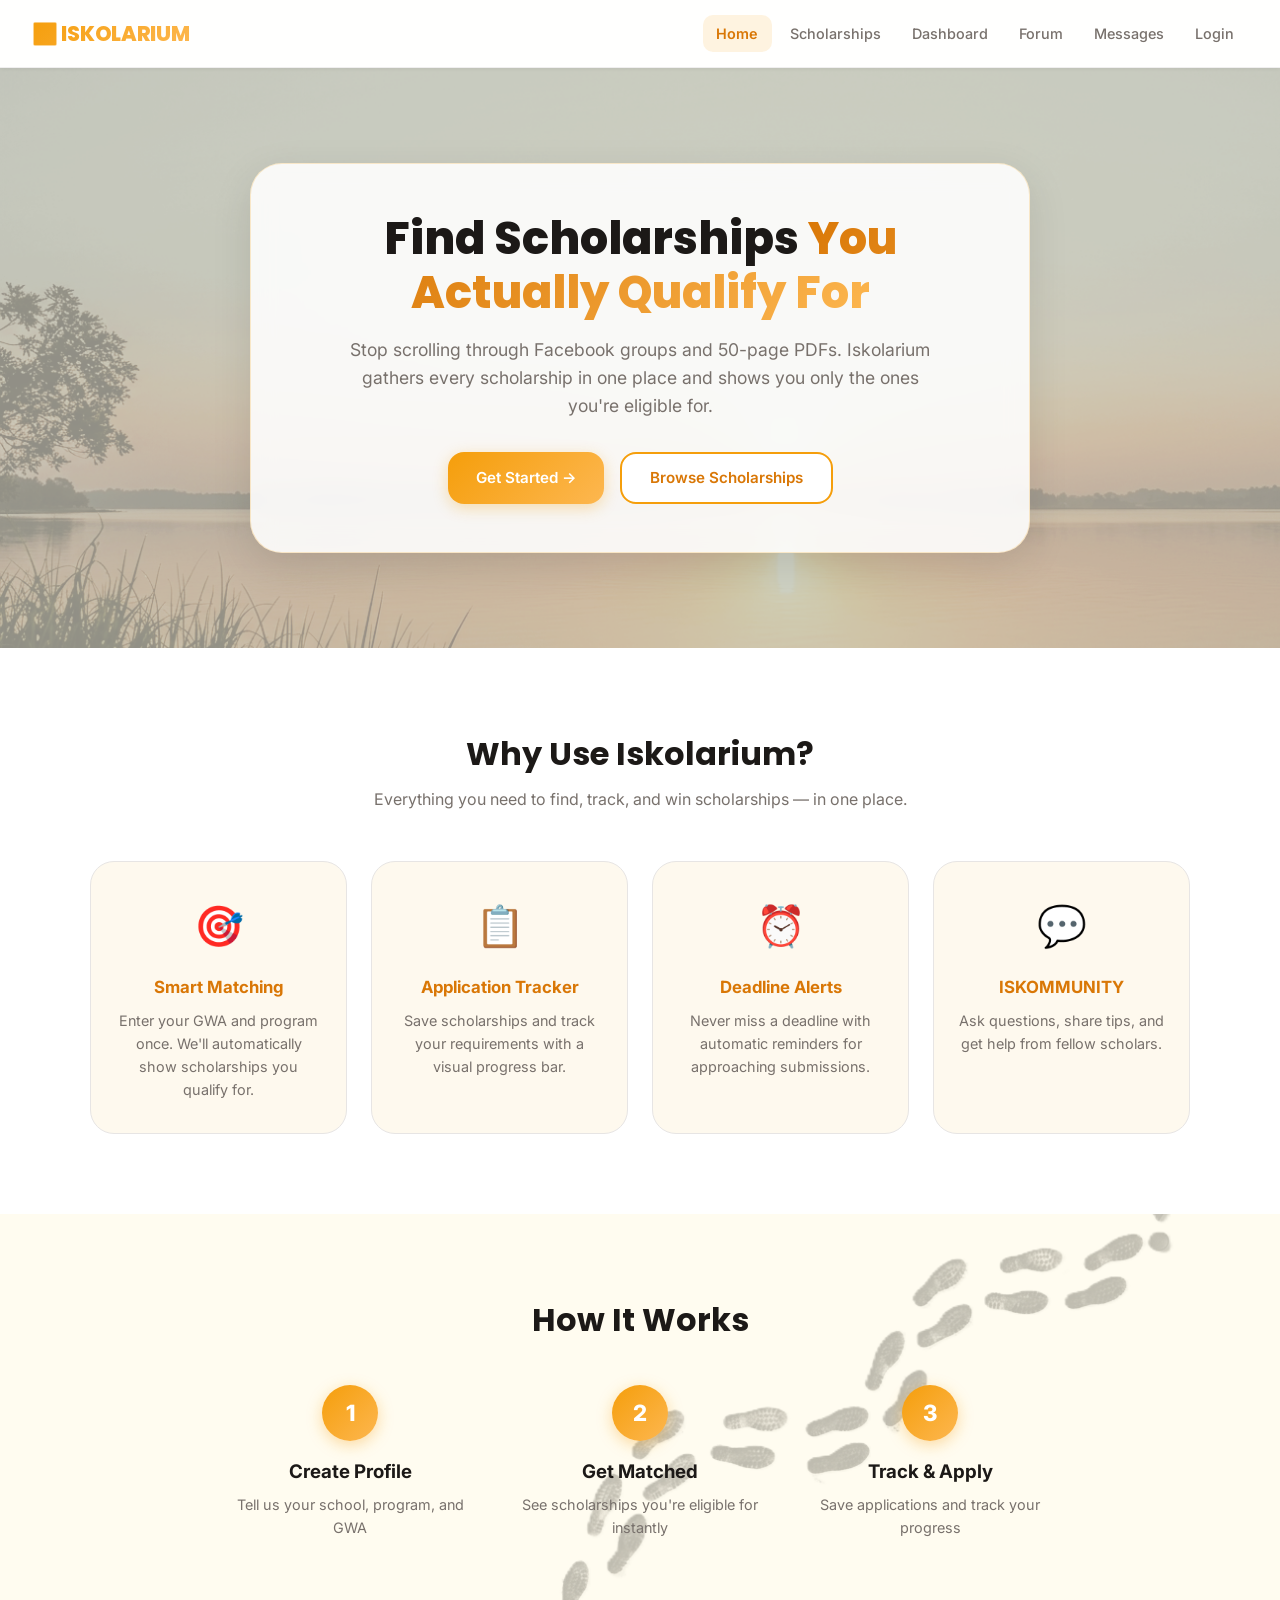
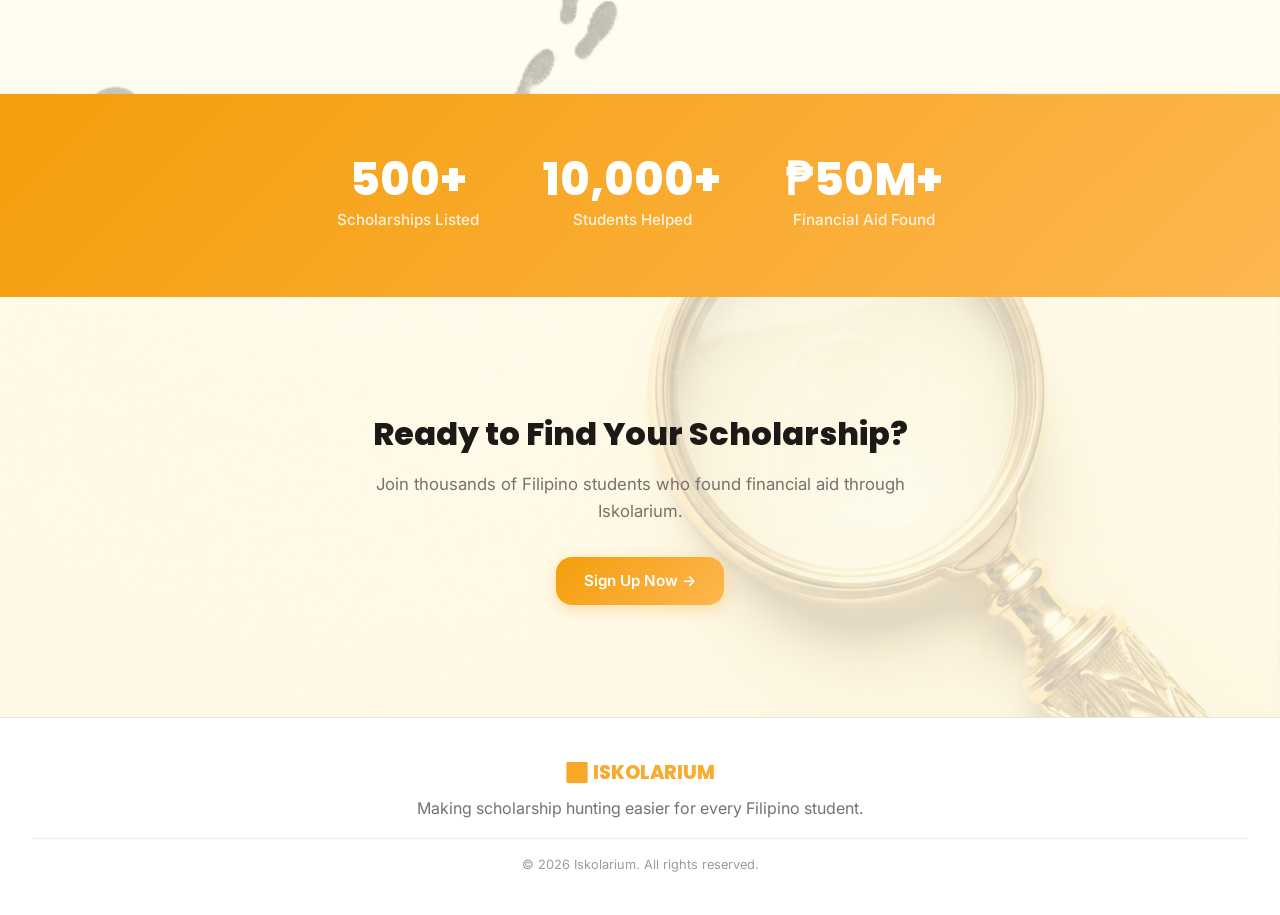
<file: index.html>
<!DOCTYPE html>
<html lang="en">
<head>
  <meta charset="UTF-8">
  <meta name="viewport" content="width=device-width, initial-scale=1.0, viewport-fit=cover">
  <meta name="description" content="Iskolarium — Find scholarships you actually qualify for. Smart matching for Filipino students.">
  <title>Iskolarium – Find Scholarships You Qualify For</title>
  <link rel="preconnect" href="https://fonts.googleapis.com">
  <link href="https://fonts.googleapis.com/css2?family=Inter:wght@300;400;500;600;700&family=Poppins:wght@600;700;800&display=swap" rel="stylesheet">
  <link rel="stylesheet" href="style.css">
</head>
<body>

  <!-- NAV -->
  <nav>
    <div class="logo">🌅 ISKOLARIUM</div>
    <div class="nav-links">
      <a href="index.html" class="active">Home</a>
      <a href="scholarships.html">Scholarships</a>
      <a href="dashboard.html">Dashboard</a>
      <a href="forum.html">Forum</a>
      <a href="messages.html">Messages</a>
      <a href="login.html" id="loginNavLink">Login</a>
      <span id="userWelcome" style="display:none;"></span>
      <button id="logoutBtn" onclick="logout()" style="display:none;" class="nav-btn">Logout</button>
    </div>
  </nav>

  <!-- HERO -->
  <section class="hero">
    <div class="hero-content">
      <h1>Find Scholarships <span class="highlight">You Actually Qualify For</span></h1>
      <p>Stop scrolling through Facebook groups and 50-page PDFs. Iskolarium gathers every scholarship in one place and shows you only the ones you're eligible for.</p>
      <div class="hero-buttons">
        <a href="register.html" class="btn-primary">Get Started →</a>
        <a href="scholarships.html" class="btn-secondary">Browse Scholarships</a>
      </div>
    </div>
  </section>

  <!-- FEATURES -->
  <section class="features">
    <h2>Why Use Iskolarium?</h2>
    <p>Everything you need to find, track, and win scholarships — in one place.</p>
    <div class="features-grid">
      <div class="feature-card">
        <span class="feature-icon">🎯</span>
        <h3>Smart Matching</h3>
        <p>Enter your GWA and program once. We'll automatically show scholarships you qualify for.</p>
      </div>
      <div class="feature-card">
        <span class="feature-icon">📋</span>
        <h3>Application Tracker</h3>
        <p>Save scholarships and track your requirements with a visual progress bar.</p>
      </div>
      <div class="feature-card">
        <span class="feature-icon">⏰</span>
        <h3>Deadline Alerts</h3>
        <p>Never miss a deadline with automatic reminders for approaching submissions.</p>
      </div>
      <div class="feature-card">
        <span class="feature-icon">💬</span>
        <h3>ISKOMMUNITY</h3>
        <p>Ask questions, share tips, and get help from fellow scholars.</p>
      </div>
    </div>
  </section>

  <!-- HOW IT WORKS -->
  <section class="how-it-works">
    <h2>How It Works</h2>
    <div class="steps">
      <div class="step">
        <div class="step-number">1</div>
        <h3>Create Profile</h3>
        <p>Tell us your school, program, and GWA</p>
      </div>
      <div class="step">
        <div class="step-number">2</div>
        <h3>Get Matched</h3>
        <p>See scholarships you're eligible for instantly</p>
      </div>
      <div class="step">
        <div class="step-number">3</div>
        <h3>Track &amp; Apply</h3>
        <p>Save applications and track your progress</p>
      </div>
    </div>
  </section>

  <!-- STATS -->
  <section class="stats">
    <div class="stats-grid">
      <div class="stat">
        <div class="stat-number">500+</div>
        <div class="stat-label">Scholarships Listed</div>
      </div>
      <div class="stat">
        <div class="stat-number">10,000+</div>
        <div class="stat-label">Students Helped</div>
      </div>
      <div class="stat">
        <div class="stat-number">₱50M+</div>
        <div class="stat-label">Financial Aid Found</div>
      </div>
    </div>
  </section>

  <!-- CTA -->
  <section class="cta">
    <div class="cta-inner">
      <h2>Ready to Find Your Scholarship?</h2>
      <p>Join thousands of Filipino students who found financial aid through Iskolarium.</p>
      <a href="register.html" class="btn-primary">Sign Up Now →</a>
    </div>
  </section>

  <footer>
    <div class="footer-logo">🌅 ISKOLARIUM</div>
    <p>Making scholarship hunting easier for every Filipino student.</p>
    <div class="footer-bottom">
      <p>&copy; 2026 Iskolarium. All rights reserved.</p>
    </div>
  </footer>

  <script src="script.js"></script>
  <script>
    window.onload = function() { checkLoginStatusOnPage(); }
  </script>
</body>
</html>
</file>
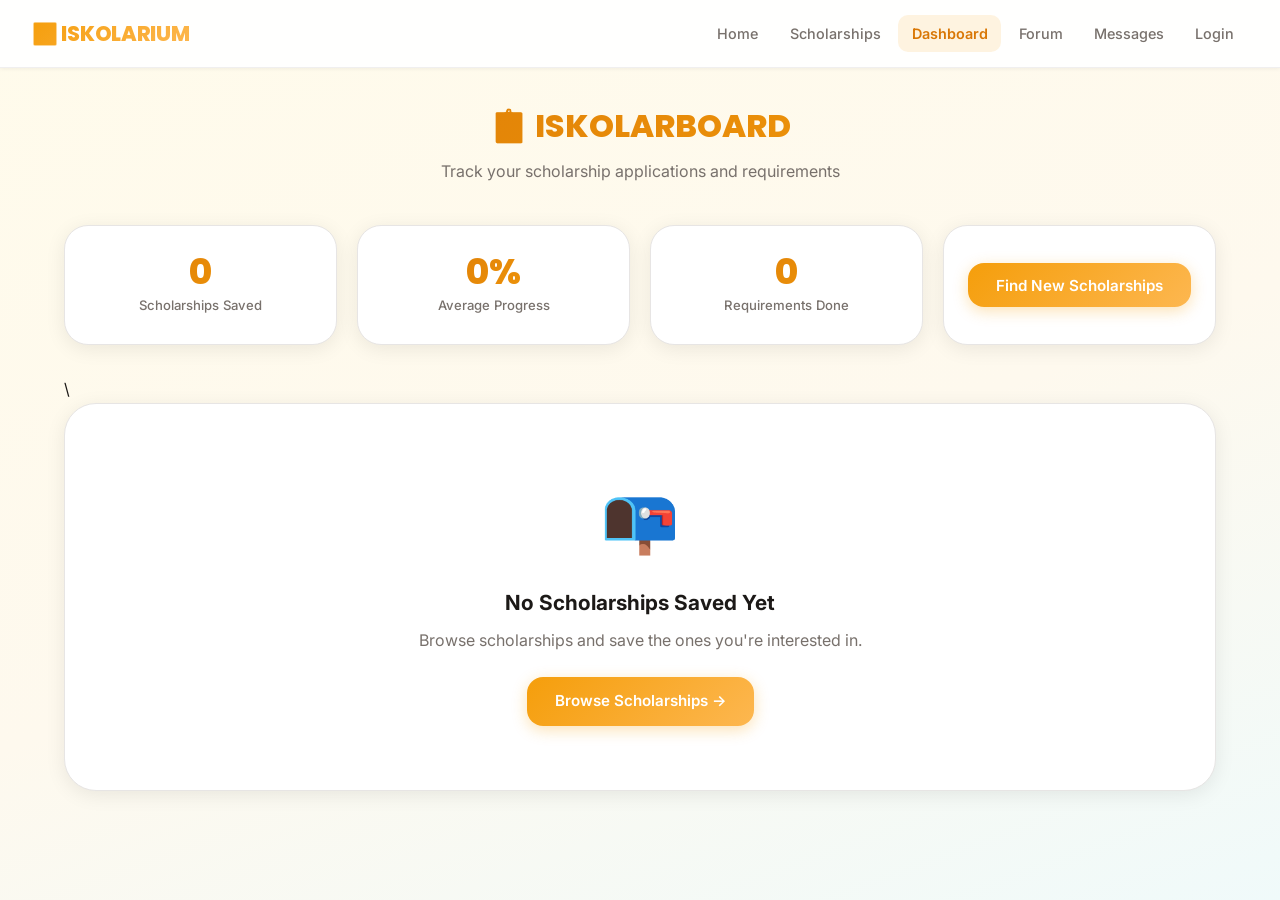
<file: dashboard.html>
<!DOCTYPE html>
<html lang="en">
<head>
  <meta charset="UTF-8">
  <meta name="viewport" content="width=device-width, initial-scale=1.0, viewport-fit=cover">
  <meta name="description" content="Iskolarium Dashboard — Track your scholarship applications and requirements.">
  <title>Iskolarium – My Dashboard</title>
  <link rel="preconnect" href="https://fonts.googleapis.com">
  <link href="https://fonts.googleapis.com/css2?family=Inter:wght@300;400;500;600;700&family=Poppins:wght@600;700;800&display=swap" rel="stylesheet">
  <link rel="stylesheet" href="style.css">
</head>
<body id="dashboard-page">

  <!-- NAV -->
  <nav>
    <div class="logo">🌅 ISKOLARIUM</div>
    <div class="nav-links">
      <a href="index.html">Home</a>
      <a href="scholarships.html">Scholarships</a>
      <a href="dashboard.html" class="active">Dashboard</a>
      <a href="forum.html">Forum</a>
      <a href="messages.html">Messages</a>
      <a href="login.html" id="loginNavLink">Login</a>
      <span id="userWelcome" style="display:none;"></span>
      <button id="logoutBtn" onclick="logout()" style="display:none;" class="nav-btn">Logout</button>
    </div>
  </nav>

  <div class="container">

    <!-- PAGE HEADER -->
    <div class="page-header">
      <h1>📋 ISKOLARBOARD</h1>
      <p>Track your scholarship applications and requirements</p>
    </div>

    <!-- USER PROFILE CARD -->
    <div id="userProfileCard" style="background:#fff; padding:1.5rem; border-radius:12px; margin-bottom:2rem; box-shadow:0 2px 8px rgba(0,0,0,0.1); display:none;">
      <div style="display:flex; align-items:center; gap:1rem;">
        <div style="width:60px; height:60px; border-radius:50%; background:linear-gradient(135deg, #667eea 0%, #764ba2 100%); display:flex; align-items:center; justify-content:center; font-size:24px; color:#fff;">
          🎓
        </div>
        <div style="flex:1;">
          <h2 id="profileName" style="margin:0; font-size:1.5rem; color:#1a202c;">Loading...</h2>
          <p id="profileDetails" style="margin:0.25rem 0 0 0; color:#718096; font-size:0.95rem;">Loading profile...</p>
        </div>
      </div>
    </div>

    <!-- Scholarship list (populated by JS) -->
    <div id="scholarship-list" class="grid-container"></div>

    <!-- SUMMARY STATS -->
    <div class="summary-stats">
      <div class="summary-card">
        <div class="summary-number" id="totalSaved">0</div>
        <div class="summary-label">Scholarships Saved</div>
      </div>
      <div class="summary-card">
        <div class="summary-number" id="totalProgress">0%</div>
        <div class="summary-label">Average Progress</div>
      </div>
      <div class="summary-card">
        <div class="summary-number" id="totalCompleted">0</div>
        <div class="summary-label">Requirements Done</div>
      </div>
      <div class="summary-card" style="display:flex;align-items:center;justify-content:center;">
        <button id="searchBtn" class="btn-primary" onclick="window.location.href='scholarships.html'">
                      Find New Scholarships
      </div>

      
    </div>

    <!-- TRACKED SCHOLARSHIPS -->
     
    <div  id="trackedList">\ </div>
    
    

    <!-- EMPTY STATE -->
    <div id="emptyState" class="empty-state" style="display:none;">
      <div class="empty-icon">📭</div>
      <h3>No Scholarships Saved Yet</h3>
      <p>Browse scholarships and save the ones you're interested in.</p>
      <a href="scholarships.html" class="btn-primary">Browse Scholarships →</a>
    </div>

  </div>

  <script src="script.js"></script>
  <script>
    window.onload = function() {
      checkLoginStatusOnPage();
      loadDashboard();
    }
  </script>
</body>
</html>
</file>
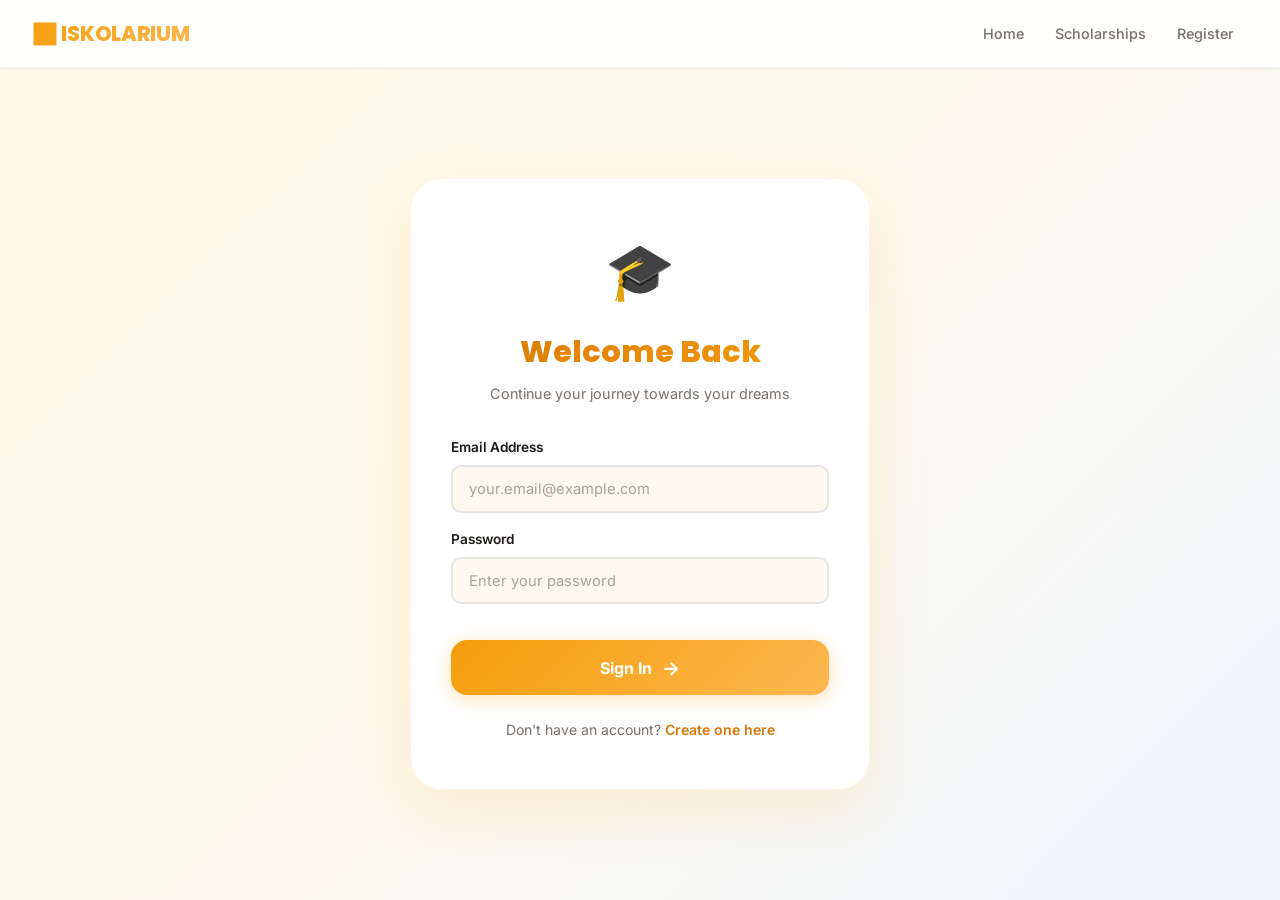
<file: forum.html>
<!DOCTYPE html>
<html lang="en">
<head>
  <meta charset="UTF-8">
  <meta name="viewport" content="width=device-width, initial-scale=1.0, viewport-fit=cover">
  <meta name="description" content="Iskolarium ISKOMMUNITY — Connect with fellow scholars, ask questions, and share tips.">
  <title>Iskolarium – ISKOMMUNITY Forum</title>
  <link rel="preconnect" href="https://fonts.googleapis.com">
  <link href="https://fonts.googleapis.com/css2?family=Inter:wght@300;400;500;600;700&family=Poppins:wght@600;700;800&display=swap" rel="stylesheet">
  <link rel="stylesheet" href="style.css">
</head>
<body id="forum-page">

  <!-- NAV -->
  <nav>
    <div class="logo">🌅 ISKOLARIUM</div>
    <div class="nav-links">
      <a href="index.html">Home</a>
      <a href="scholarships.html">Scholarships</a>
      <a href="dashboard.html">Dashboard</a>
      <a href="forum.html" class="active">Forum</a>
      <a href="messages.html">Messages</a>
      <a href="login.html" id="loginNavLink">Login</a>
      <span id="userWelcome" style="display:none;"></span>
      <button id="logoutBtn" onclick="logout()" style="display:none;" class="nav-btn">Logout</button>
    </div>
  </nav>

  <div class="container">

    <div class="page-header">
      <h1>💬 ISKOMMUNITY</h1>
      <p>Connect with fellow scholars, ask questions, and share tips</p>
    </div>

    <!-- CREATE POST -->
    <div class="create-post-card">
      <h3>Share with the Community</h3>
      <textarea id="postContent" rows="3" placeholder="Share a tip, ask a question, or celebrate a win..."></textarea>
      <div class="post-options">
        <label class="checkbox-label">
        </label>
        <button onclick="createPost()" class="btn-primary">📝 Post to Community</button>
      </div>
    </div>

    <!-- FILTER BAR -->
    <div class="forum-filter">
      <button id="allPostsBtn" class="filter-btn active" onclick="loadForum('all')">All Posts</button>
      <button id="resolvedBtn" class="filter-btn" onclick="loadForum('resolved')">✅ Resolved</button>
      <button id="unresolvedBtn" class="filter-btn" onclick="loadForum('unresolved')">❓ Unresolved</button>
      <button id="myPostsBtn" class="filter-btn" onclick="loadForum('my')">👤 My Posts</button>
    </div>

    <!-- POSTS — populated by script.js -->
    <div id="forumPosts"></div>

    <div id="loadingPosts" class="loading-state">
      <p>Loading community posts...</p>
    </div>

  </div>

  <script src="script.js"></script>
  <script>
    // Route protection - require login for forum
    if (!localStorage.getItem('userEmail')) {
      alert('Please log in or register to access community features.');
      window.location.href = 'login.html';
    }
    
    window.onload = function() {
      checkLoginStatusOnPage();
      loadForum();
    }
  </script>
</body>
</html>
</file>
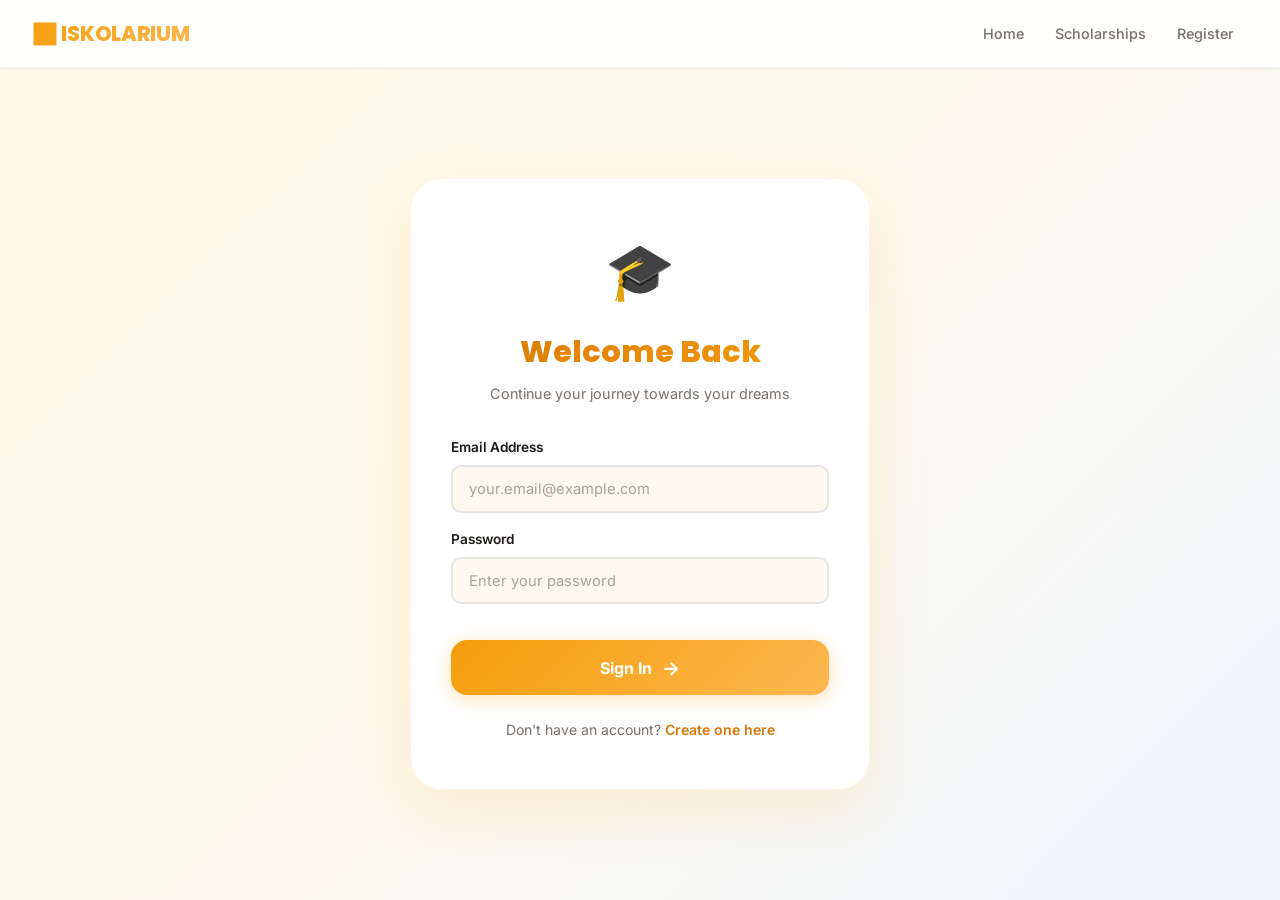
<file: login.html>
<!DOCTYPE html>
<html lang="en">

<head>
  <meta charset="UTF-8">
  <meta name="viewport" content="width=device-width, initial-scale=1.0">
  <meta name="description" content="Iskolarium — Sign in to continue your scholarship journey.">
  <title>Iskolarium – Welcome Back</title>
  <link rel="preconnect" href="https://fonts.googleapis.com">
  <link
    href="https://fonts.googleapis.com/css2?family=Inter:wght@300;400;500;600;700&family=Poppins:wght@600;700;800&display=swap"
    rel="stylesheet">
  <link rel="stylesheet" href="style.css">
</head>

<body id="login-page">

  <!-- NAV -->
  <nav>
    <div class="logo">🌅 ISKOLARIUM</div>
    <div class="nav-links">
      <a href="index.html">Home</a>
      <a href="scholarships.html">Scholarships</a>
      <a href="register.html">Register</a>
    </div>
  </nav>

  <div class="login-wrapper">
    <div class="login-card">

      <div class="login-header">
        <span class="login-icon">🎓</span>
        <h2>Welcome Back</h2>
        <p>Continue your journey towards your dreams</p>
      </div>

      <form id="loginForm" class="login-form">
        <div class="input-group">
          <label for="loginEmail">Email Address</label>
          <input type="email" id="loginEmail" placeholder="your.email@example.com" required>
        </div>
        <div class="input-group">
          <label for="loginPassword">Password</label>
          <input type="password" id="loginPassword" placeholder="Enter your password" required>
        </div>
        <button type="submit" class="login-btn">
          <span>Sign In</span>
          <span class="btn-icon">→</span>
        </button>
      </form>

      <div class="register-link">
        Don't have an account? <a href="register.html">Create one here</a>
      </div>

      <div id="loginMessage" class="message-box"></div>

    </div>
  </div>

  <script src="script.js"></script>
</body>

</html>
</file>
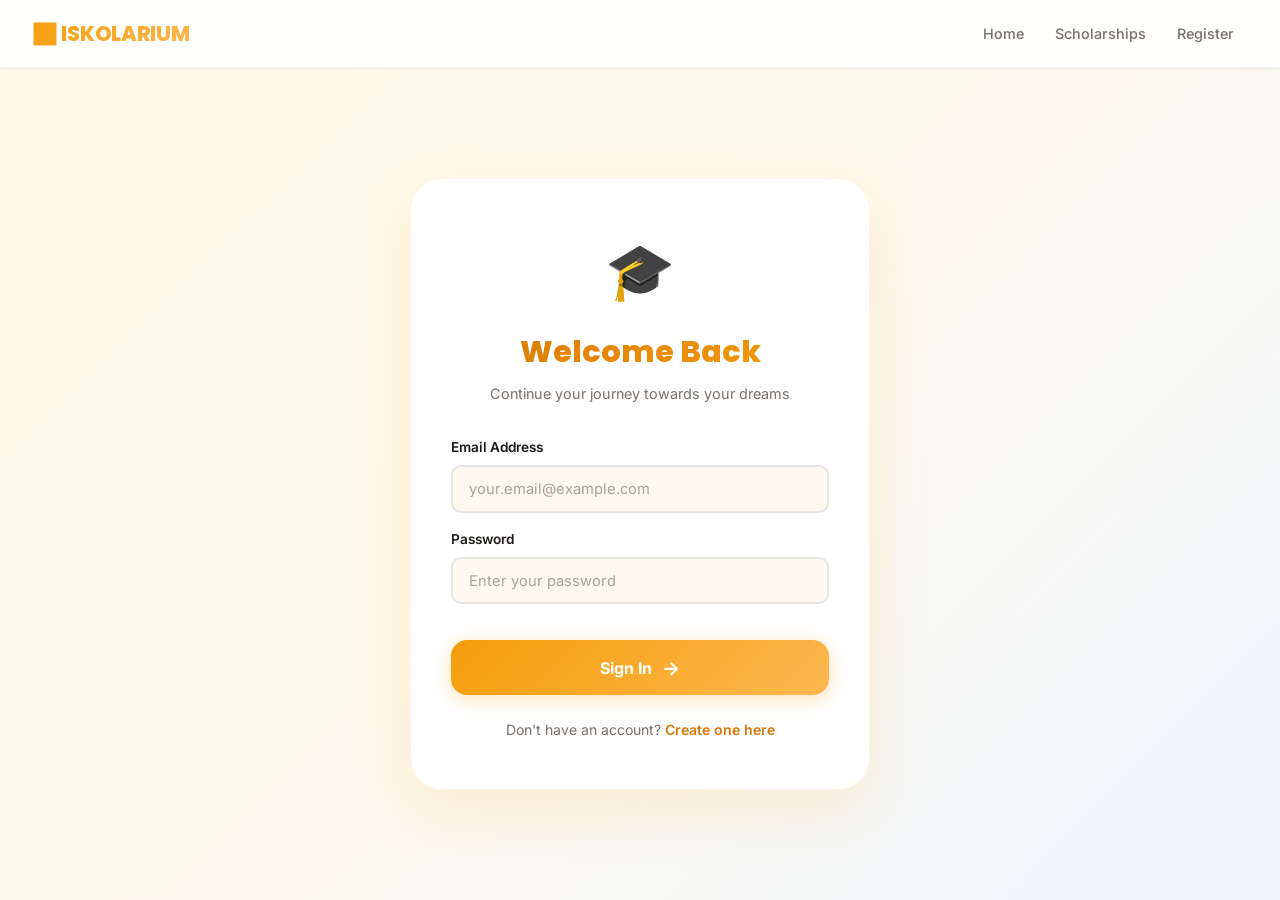
<file: messages.html>
<!DOCTYPE html>
<html lang="en">
<head>
  <meta charset="UTF-8">
  <meta name="viewport" content="width=device-width, initial-scale=1.0, viewport-fit=cover">
  <meta name="description" content="Iskolarium — Direct messages with fellow scholars.">
  <title>Iskolarium – Messages</title>
  <link rel="preconnect" href="https://fonts.googleapis.com">
  <link href="https://fonts.googleapis.com/css2?family=Inter:wght@300;400;500;600;700&family=Poppins:wght@600;700;800&display=swap" rel="stylesheet">
  <link rel="stylesheet" href="style.css">
</head>
<body id="messages-page">

  <!-- NAV -->
  <nav>
    <div class="logo">🌅 ISKOLARIUM</div>
    <div class="nav-links">
      <a href="index.html">Home</a>
      <a href="scholarships.html">Scholarships</a>
      <a href="dashboard.html">Dashboard</a>
      <a href="forum.html">Forum</a>
      <a href="messages.html" class="active">Messages</a>
      <a href="login.html" id="loginNavLink">Login</a>
      <span id="userWelcome" style="display:none;"></span>
      <button id="logoutBtn" onclick="logout()" style="display:none;" class="nav-btn">Logout</button>
    </div>
  </nav>

  <div class="container">

    <div class="page-header">
      <h1>💌 Private Messages</h1>
      <p>Direct messages with fellow scholars</p>
    </div>

    <div class="messages-container">

      <!-- SIDEBAR -->
      <div class="conversations-sidebar">
        <div class="conversations-header">
          <h3>Chats</h3>
          <button onclick="newConversation()" class="new-msg-btn">✎</button>
        </div>
        <div id="conversationsList" class="conversations-list"></div>
      </div>

      <!-- MESSAGE AREA -->
      <div class="message-area">

        <div id="noConversationSelected" class="no-conversation">
          <div class="empty-icon">💬</div>
          <h3>Select a conversation</h3>
          <p>Choose a conversation from the left to start messaging</p>
        </div>

        <div id="conversationView" style="display:none;">
          <div class="conversation-header" id="conversationHeader">
            <h3 id="chatWithName">Loading...</h3>
          </div>
          <div id="messagesList" class="messages-list"></div>
          <div class="message-input-area">
            <textarea id="messageInput" rows="1" placeholder="Aa" onkeypress="handleEnterKey(event)"></textarea>
            <button onclick="sendMessage()" class="send-btn">➤</button>
          </div>
        </div>

      </div>
    </div>
  </div>

  <!-- NEW CONVERSATION MODAL -->
  <div id="newConversationModal" class="modal" style="display:none;">
    <div class="modal-content">
      <div class="modal-header">
        <h3>Start New Conversation</h3>
        <button onclick="closeModal()" class="close-btn">&times;</button>
      </div>
      <div class="modal-body">
        <label>Search for user:</label>
        <input type="text" id="searchUser" placeholder="Enter username or email" onkeyup="searchUsers()">
        <div id="searchResults" class="search-results"></div>
      </div>
      <div class="modal-footer">
        <button onclick="closeModal()" class="btn-secondary">Cancel</button>
      </div>
    </div>
  </div>

  <script>
    if (!localStorage.getItem('userEmail')) {
      alert('Please log in or register to access community features.');
      window.location.href = 'login.html';
    }

    window.onload = function() {
      checkLoginStatusOnPage();
      loadConversations();
      
      // Task 4: Check for pending recipient from forum redirect
      const pendingUserId = sessionStorage.getItem('pendingUserId');
      const pendingUserName = sessionStorage.getItem('pendingUserName');
      
      if (pendingUserId && pendingUserName) {
        sessionStorage.removeItem('pendingUserId');
        sessionStorage.removeItem('pendingUserName');
        startConversation(parseInt(pendingUserId), pendingUserName);
      }
    }
    
    // Task 2: Stop auto-refresh when leaving page
    window.onbeforeunload = function() {
      if (typeof stopMessageAutoRefresh === 'function') {
        stopMessageAutoRefresh();
      }
    }

    function handleEnterKey(event) {
      if (event.key === 'Enter' && !event.shiftKey) {
        event.preventDefault();
        sendMessage();
      }
    }

    function newConversation() {
      if (!checkAuthAndRedirect()) return;
      document.getElementById('newConversationModal').style.display = 'flex';
    }

    function closeModal() {
      document.getElementById('newConversationModal').style.display = 'none';
    }
    
    function checkAuthAndRedirect() {
      if (!localStorage.getItem('token')) {
        alert('Please log in to send messages.');
        window.location.href = 'login.html';
        return false;
      }
      return true;
    }
  </script>
</body>
<script src="script.js"></script>
</html>
</file>
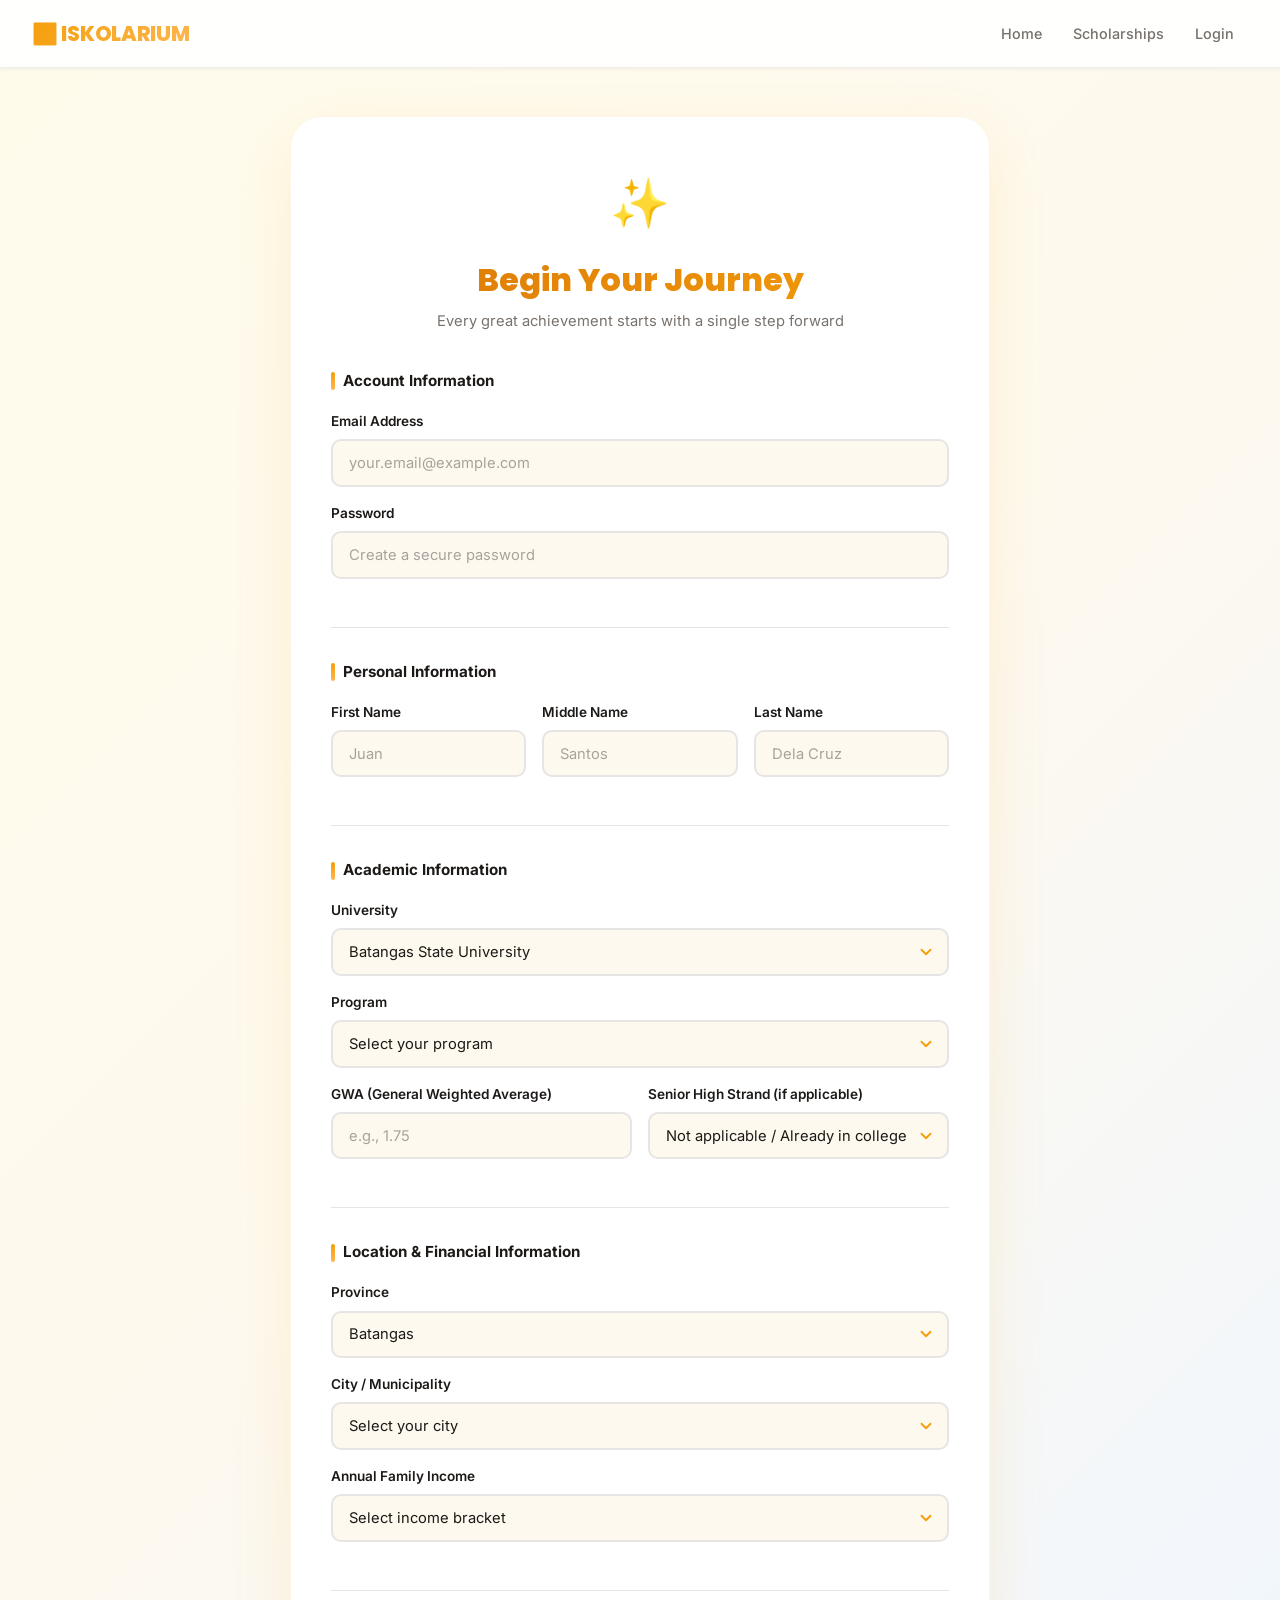
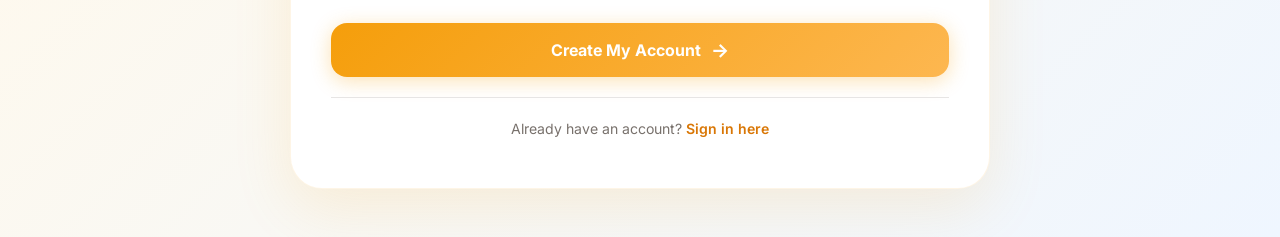
<file: register.html>
<!DOCTYPE html>
<html lang="en">
<head>
  <meta charset="UTF-8">
  <meta name="viewport" content="width=device-width, initial-scale=1.0">
  <meta name="description" content="Iskolarium — Create your account and begin your scholarship journey.">
  <title>Iskolarium – Begin Your Journey</title>
  <link rel="preconnect" href="https://fonts.googleapis.com">
  <link href="https://fonts.googleapis.com/css2?family=Inter:wght@300;400;500;600;700&family=Poppins:wght@600;700;800&display=swap" rel="stylesheet">
  <link rel="stylesheet" href="style.css">
</head>
<body id="register-page">

  <!-- NAV -->
  <nav>
    <div class="logo">🌅 ISKOLARIUM</div>
    <div class="nav-links">
      <a href="index.html">Home</a>
      <a href="scholarships.html">Scholarships</a>
      <a href="login.html">Login</a>
    </div>
  </nav>

  <div class="register-container">
    <div class="register-card">

      <div class="register-header">
        <span class="register-icon">✨</span>
        <h1>Begin Your Journey</h1>
        <p>Every great achievement starts with a single step forward</p>
      </div>

      <form id="registrationForm" class="register-form">

        <!-- Account Information -->
        <div class="form-section">
          <h3 class="section-title">Account Information</h3>
          <div class="input-group">
            <label for="regEmail">Email Address</label>
            <input type="email" id="regEmail" placeholder="your.email@example.com" required>
          </div>
          <div class="input-group">
            <label for="regPassword">Password</label>
            <input type="password" id="regPassword" placeholder="Create a secure password" required>
          </div>
        </div>

        <!-- Personal Information -->
        <div class="form-section">
          <h3 class="section-title">Personal Information</h3>
          <div class="name-row">
            <div class="input-group">
              <label for="regFirstName">First Name</label>
              <input type="text" id="regFirstName" placeholder="Juan" required>
            </div>
            <div class="input-group">
              <label for="regMiddleName">Middle Name</label>
              <input type="text" id="regMiddleName" placeholder="Santos">
            </div>
            <div class="input-group">
              <label for="regLastName">Last Name</label>
              <input type="text" id="regLastName" placeholder="Dela Cruz" required>
            </div>
          </div>
        </div>

        <!-- Academic Information -->
        <div class="form-section">
          <h3 class="section-title">Academic Information</h3>
          <div class="input-group">
            <label for="regUniversity">University</label>
            <select id="regUniversity" required>
              <option value="">Select your university</option>
              <option value="Batangas State University" selected>Batangas State University</option>
              <option value="University of Batangas">University of Batangas</option>
              <option value="Lyceum of the Philippines University - Batangas">Lyceum of the Philippines University - Batangas</option>
              <option value="De La Salle Lipa">De La Salle Lipa</option>
              <option value="Polytechnic University of the Philippines - Batangas">Polytechnic University of the Philippines - Batangas</option>
            </select>
          </div>
          <div class="input-group">
            <label for="regProgram">Program</label>
            <select id="regProgram" required>
              <option value="">Select your program</option>
              <option value="BS Computer Engineering">BS Computer Engineering</option>
              <option value="BS Information Technology">BS Information Technology</option>
              <option value="BS Computer Science">BS Computer Science</option>
              <option value="BS Electrical Engineering">BS Electrical Engineering</option>
              <option value="BS Mechanical Engineering">BS Mechanical Engineering</option>
              <option value="BS Civil Engineering">BS Civil Engineering</option>
              <option value="BS Industrial Engineering">BS Industrial Engineering</option>
              <option value="BS Electronics Engineering">BS Electronics Engineering</option>
              <option value="BS Accountancy">BS Accountancy</option>
              <option value="BS Business Administration">BS Business Administration</option>
              <option value="BS Psychology">BS Psychology</option>
              <option value="BS Nursing">BS Nursing</option>
              <option value="BS Education">BS Education</option>
              <option value="BS Architecture">BS Architecture</option>
            </select>
          </div>
          <div class="input-row">
            <div class="input-group">
              <label for="regGwa">GWA (General Weighted Average)</label>
              <input type="number" id="regGwa" step="0.01" min="1.0" max="5.0" placeholder="e.g., 1.75" required>
            </div>
            <div class="input-group">
              <label for="regStrand">Senior High Strand (if applicable)</label>
              <select id="regStrand">
                <option value="">Not applicable / Already in college</option>
                <option value="STEM">STEM – Science, Technology, Engineering &amp; Math</option>
                <option value="ABM">ABM – Accountancy, Business &amp; Management</option>
                <option value="HUMSS">HUMSS – Humanities &amp; Social Sciences</option>
                <option value="GAS">GAS – General Academic Strand</option>
                <option value="TVL">TVL – Technical-Vocational-Livelihood</option>
              </select>
            </div>
          </div>
        </div>

        <!-- Location & Financial -->
        <div class="form-section">
          <h3 class="section-title">Location &amp; Financial Information</h3>
          <div class="input-group">
            <label for="regProvince">Province</label>
            <select id="regProvince" required>
              <option value="">Select your province</option>
              <option value="Batangas" selected>Batangas</option>
              <option value="Cavite">Cavite</option>
              <option value="Laguna">Laguna</option>
              <option value="Quezon">Quezon</option>
              <option value="Rizal">Rizal</option>
              <option value="Metro Manila">Metro Manila</option>
            </select>
          </div>
          <div class="input-group">
            <label for="regCity">City / Municipality</label>
              <select id="regCity" required>
              <option value="" disabled selected>Select your city</option>
              <option value="Batangas City">Batangas City</option>
              <option value="Lipa City">Lipa City</option>
              <option value="Tanauan City">Tanauan City</option>
              <option value="Santo Tomas">Santo Tomas</option>
              <option value="Calaca">Calaca</option>
              <option value="Lemery">Lemery</option>
              <option value="Taal">Taal</option>
              <option value="Balayan">Balayan</option>
              <option value="Nasugbu">Nasugbu</option>
              <option value="San Juan">San Juan</option>
              <option value="Rosario">Rosario</option>
              <option value="Taysan">Taysan</option>
              <option value="Lobo">Lobo</option>
              <option value="Mabini">Mabini</option>
              <option value="Bauan">Bauan</option>
              <option value="San Pascual">San Pascual</option>
              <option value="Ibaan">Ibaan</option>
              <option value="Malvar">Malvar</option>
            </select>
          </div>
          <div class="input-group">
            <label for="regIncome">Annual Family Income</label>
            <select id="regIncome" required>
              <option value="">Select income bracket</option>
              <option value="Below ₱100,000">Below ₱100,000</option>
              <option value="₱100,000 - ₱250,000">₱100,000 – ₱250,000</option>
              <option value="₱250,001 - ₱400,000">₱250,001 – ₱400,000</option>
              <option value="₱400,001 - ₱600,000">₱400,001 – ₱600,000</option>
              <option value="₱600,001 - ₱1,000,000">₱600,001 – ₱1,000,000</option>
              <option value="Above ₱1,000,000">Above ₱1,000,000</option>
            </select>
          </div>
        </div>

        <button type="submit" class="register-btn">
          <span>Create My Account</span>
          <span class="btn-icon">→</span>
        </button>

        <div class="login-link">
          Already have an account? <a href="login.html">Sign in here</a>
        </div>

      </form>

      <div id="registerMessage" class="message-box"></div>

    </div>
  </div>

  <script src="script.js"></script>
</body>
</html>
</file>
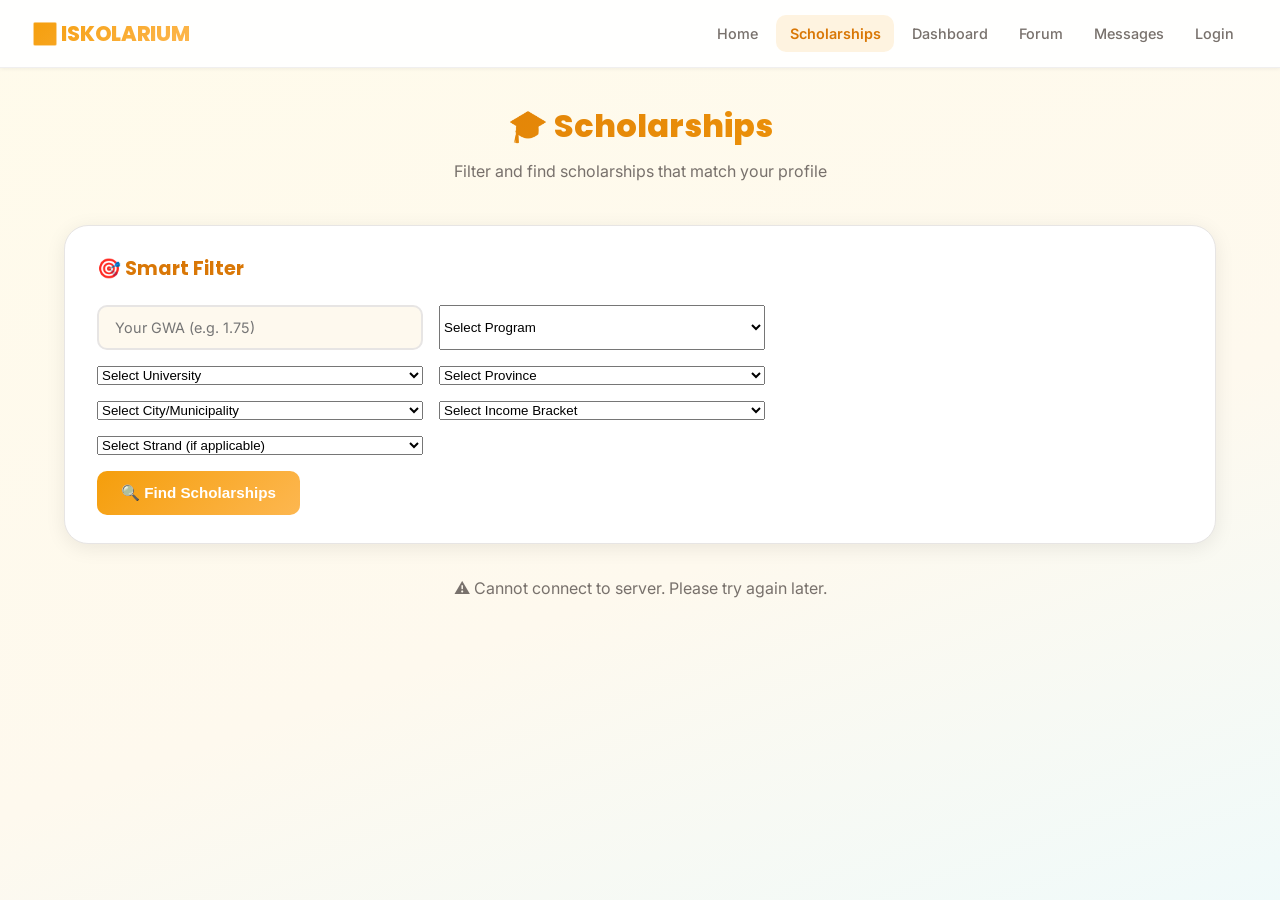
<file: scholarships.html>
<!DOCTYPE html>
<html lang="en">
<head>
  <meta charset="UTF-8">
  <meta name="viewport" content="width=device-width, initial-scale=1.0, viewport-fit=cover">
  <meta name="description" content="Iskolarium — Browse and filter scholarships you qualify for.">
  <title>Iskolarium – Scholarships</title>
  <link rel="preconnect" href="https://fonts.googleapis.com">
  <link href="https://fonts.googleapis.com/css2?family=Inter:wght@300;400;500;600;700&family=Poppins:wght@600;700;800&display=swap" rel="stylesheet">
  <link rel="stylesheet" href="style.css">
</head>
<body id="scholarships-page">

  <!-- NAV -->
  <nav>
    <div class="logo">🌅 ISKOLARIUM</div>
    <div class="nav-links">
      <a href="index.html">Home</a>
      <a href="scholarships.html" class="active">Scholarships</a>
      <a href="dashboard.html">Dashboard</a>
      <a href="forum.html">Forum</a>
      <a href="messages.html">Messages</a>
      <a href="login.html" id="loginNavLink">Login</a>
      <span id="userWelcome" style="display:none;"></span>
      <button id="logoutBtn" onclick="logout()" style="display:none;" class="nav-btn">Logout</button>
    </div>
  </nav>

  <div class="container">

    <div class="page-header">
      <h1>🎓 Scholarships</h1>
      <p>Filter and find scholarships that match your profile</p>
    </div>

    <!-- FILTER CARD -->
    <div class="filter-card">
      <h2>🎯 Smart Filter</h2>
      <div id="welcomeMessage" style="display:none; padding:1rem; background:#e8f5e9; border-radius:8px; margin-bottom:1rem;">
        <p style="margin:0; color:#2e7d32; font-weight:500;">👋 Welcome back! Finding your personalized matches...</p>
      </div>
      <div id="guestFilters">
        <div style="display:grid; grid-template-columns:1fr 1fr; gap:1rem;">
          <input type="number" id="filterGwa" placeholder="Your GWA (e.g. 1.75)" step="0.01" min="1.0" max="5.0">
          <select id="filterProgram">
            <option value="">Select Program</option>
            <option value="BS Computer Engineering">BS Computer Engineering</option>
            <option value="BS Information Technology">BS Information Technology</option>
            <option value="BS Computer Science">BS Computer Science</option>
            <option value="BS Electrical Engineering">BS Electrical Engineering</option>
            <option value="BS Mechanical Engineering">BS Mechanical Engineering</option>
            <option value="BS Civil Engineering">BS Civil Engineering</option>
            <option value="BS Industrial Engineering">BS Industrial Engineering</option>
            <option value="BS Electronics Engineering">BS Electronics Engineering</option>
            <option value="BS Accountancy">BS Accountancy</option>
            <option value="BS Business Administration">BS Business Administration</option>
            <option value="BS Psychology">BS Psychology</option>
            <option value="BS Nursing">BS Nursing</option>
            <option value="BS Education">BS Education</option>
            <option value="BS Architecture">BS Architecture</option>
          </select>
          <select id="filterUniversity">
            <option value="">Select University</option>
            <option value="Batangas State University">Batangas State University</option>
            <option value="University of Batangas">University of Batangas</option>
            <option value="Lyceum of the Philippines University - Batangas">Lyceum of the Philippines University - Batangas</option>
            <option value="De La Salle Lipa">De La Salle Lipa</option>
            <option value="Polytechnic University of the Philippines - Batangas">Polytechnic University of the Philippines - Batangas</option>
          </select>
          <select id="filterProvince">
            <option value="">Select Province</option>
            <option value="Batangas">Batangas</option>
            <option value="Cavite">Cavite</option>
            <option value="Laguna">Laguna</option>
            <option value="Quezon">Quezon</option>
            <option value="Rizal">Rizal</option>
            <option value="Metro Manila">Metro Manila</option>
          </select>
          <select id="filterCity">
            <option value="">Select City/Municipality</option>
            <option value="Batangas City">Batangas City</option>
            <option value="Lipa City">Lipa City</option>
            <option value="Tanauan City">Tanauan City</option>
            <option value="Santo Tomas">Santo Tomas</option>
            <option value="Calaca">Calaca</option>
            <option value="Lemery">Lemery</option>
            <option value="Taal">Taal</option>
            <option value="Balayan">Balayan</option>
            <option value="Nasugbu">Nasugbu</option>
            <option value="San Juan">San Juan</option>
            <option value="Rosario">Rosario</option>
            <option value="Taysan">Taysan</option>
            <option value="Lobo">Lobo</option>
            <option value="Mabini">Mabini</option>
            <option value="Bauan">Bauan</option>
            <option value="San Pascual">San Pascual</option>
            <option value="Ibaan">Ibaan</option>
            <option value="Malvar">Malvar</option>
          </select>
          <select id="filterIncome">
            <option value="">Select Income Bracket</option>
            <option value="Below ₱100,000">Below ₱100,000</option>
            <option value="₱100,000 - ₱250,000">₱100,000 – ₱250,000</option>
            <option value="₱250,001 - ₱400,000">₱250,001 – ₱400,000</option>
            <option value="₱400,001 - ₱600,000">₱400,001 – ₱600,000</option>
            <option value="₱600,001 - ₱1,000,000">₱600,001 – ₱1,000,000</option>
            <option value="Above ₱1,000,000">Above ₱1,000,000</option>
          </select>
          <select id="filterStrand">
            <option value="">Select Strand (if applicable)</option>
            <option value="STEM">STEM</option>
            <option value="ABM">ABM</option>
            <option value="HUMSS">HUMSS</option>
            <option value="GAS">GAS</option>
            <option value="TVL">TVL</option>
          </select>
        </div>
        <button onclick="searchScholarships()" style="margin-top:1rem;">🔍 Find Scholarships</button>
      </div>
    </div>

    <!-- RESULTS — populated by script.js -->
    <div id="scholarshipsList"></div>

  </div>

  <script src="script.js"></script>
  <script>
    checkLoginStatusOnPage();
    searchScholarships();
  </script>
</body>
</html>
</file>
<file: style.css>
/* ============================================================
   ISKOLARIUM DESIGN SYSTEM
   Theme: Hope · Resilience · Strength
   ============================================================ */

@import url('https://fonts.googleapis.com/css2?family=Inter:wght@300;400;500;600;700&family=Poppins:wght@600;700;800&display=swap');

/* ── DESIGN TOKENS ── */
:root {
  /* Colors */
  --sunrise:    #FDB750;
  --gold:       #F59E0B;
  --gold-dark:  #D97706;
  --sky:        #38BDF8;
  --sky-light:  #BAE6FD;
  --sage:       #4ADE80;
  --sage-light: #BBF7D0;
  --cream:      #FFFBEB;
  --cream2:     #FEF9EE;
  --white:      #FFFFFF;
  --text:       #1C1917;
  --text-muted: #78716C;
  --border:     #E7E5E4;
  --border-focus: rgba(245,158,11,0.4);

  /* Shadows */
  --shadow-sm:  0 1px 4px rgba(0,0,0,0.06);
  --shadow-md:  0 4px 20px rgba(0,0,0,0.08);
  --shadow-lg:  0 12px 40px rgba(0,0,0,0.10);
  --shadow-gold: 0 8px 30px rgba(245,158,11,0.25);

  /* Radii */
  --r-sm: 10px;
  --r-md: 16px;
  --r-lg: 24px;
  --r-xl: 32px;

  /* Transitions */
  --t: all 0.3s ease;
  --t-bounce: all 0.4s cubic-bezier(0.34,1.56,0.64,1);
}

/* ── RESET ── */
*, *::before, *::after {
  box-sizing: border-box;
  margin: 0;
  padding: 0;
}

html, body {
  width: 100%;
  overflow-x: hidden;
}

body {
  font-family: 'Inter', system-ui, sans-serif;
  background: var(--cream2);
  color: var(--text);
  min-height: 100vh;
  line-height: 1.6;
  -webkit-font-smoothing: antialiased;
}

img, video, svg { display: block; max-width: 100%; }

/* ── NAVIGATION ── */
nav {
  background: rgba(255,255,255,0.92);
  backdrop-filter: blur(16px);
  -webkit-backdrop-filter: blur(16px);
  border-bottom: 1px solid rgba(231,229,228,0.6);
  padding: 0 2rem;
  height: 68px;
  display: flex;
  align-items: center;
  justify-content: space-between;
  position: sticky;
  top: 0;
  z-index: 500;
  box-shadow: var(--shadow-sm);
}

.logo {
  font-family: 'Poppins', sans-serif;
  font-size: 1.3rem;
  font-weight: 800;
  background: linear-gradient(135deg, var(--gold), var(--sunrise));
  -webkit-background-clip: text;
  -webkit-text-fill-color: transparent;
  background-clip: text;
  letter-spacing: -0.3px;
}

.nav-links {
  display: flex;
  align-items: center;
  gap: 0.25rem;
}

.nav-links a {
  color: var(--text-muted);
  text-decoration: none;
  font-size: 0.9rem;
  font-weight: 500;
  padding: 0.45rem 0.85rem;
  border-radius: var(--r-sm);
  transition: var(--t);
}

.nav-links a:hover {
  color: var(--text);
  background: rgba(245,158,11,0.08);
}

.nav-links a.active {
  color: var(--gold-dark);
  background: rgba(245,158,11,0.12);
  font-weight: 600;
}

#userWelcome {
  font-size: 0.875rem;
  font-weight: 600;
  color: var(--gold-dark);
  padding: 0.45rem 0.85rem;
  background: rgba(245,158,11,0.1);
  border-radius: var(--r-sm);
}

.nav-btn {
  background: linear-gradient(135deg, var(--gold), var(--sunrise));
  color: white;
  border: none;
  padding: 0.5rem 1.1rem;
  border-radius: var(--r-sm);
  font-size: 0.875rem;
  font-weight: 600;
  cursor: pointer;
  transition: var(--t);
  box-shadow: 0 2px 8px rgba(245,158,11,0.3);
}

.nav-btn:hover {
  transform: translateY(-2px);
  box-shadow: var(--shadow-gold);
}

/* ── BUTTONS ── */
.btn-primary {
  display: inline-flex;
  align-items: center;
  gap: 0.5rem;
  background: linear-gradient(135deg, var(--gold), var(--sunrise));
  color: white;
  border: none;
  padding: 0.75rem 1.75rem;
  border-radius: var(--r-md);
  font-size: 0.95rem;
  font-weight: 600;
  font-family: 'Inter', sans-serif;
  cursor: pointer;
  text-decoration: none;
  transition: var(--t);
  box-shadow: 0 4px 15px rgba(245,158,11,0.3);
}

.btn-primary:hover {
  transform: translateY(-3px);
  box-shadow: var(--shadow-gold);
}

.btn-primary:active { transform: translateY(-1px); }

.btn-secondary {
  display: inline-flex;
  align-items: center;
  gap: 0.5rem;
  background: white;
  color: var(--gold-dark);
  border: 2px solid var(--gold);
  padding: 0.73rem 1.75rem;
  border-radius: var(--r-md);
  font-size: 0.95rem;
  font-weight: 600;
  font-family: 'Inter', sans-serif;
  cursor: pointer;
  text-decoration: none;
  transition: var(--t);
}

.btn-secondary:hover {
  background: var(--gold);
  color: white;
  transform: translateY(-2px);
  box-shadow: 0 4px 15px rgba(245,158,11,0.3);
}

/* ── CONTAINER ── */
.container {
  max-width: 1200px;
  margin: 0 auto;
  padding: 2rem 1.5rem;
}

/* ── PAGE HEADER ── */
.page-header {
  text-align: center;
  margin-bottom: 2.5rem;
}

.page-header h1 {
  font-family: 'Poppins', sans-serif;
  font-size: 2rem;
  font-weight: 800;
  background: linear-gradient(135deg, var(--gold-dark), var(--gold));
  -webkit-background-clip: text;
  -webkit-text-fill-color: transparent;
  background-clip: text;
  margin-bottom: 0.5rem;
}

.page-header p {
  color: var(--text-muted);
  font-size: 1rem;
}

/* ── CARDS ── */
.card {
  background: white;
  border-radius: var(--r-lg);
  padding: 1.75rem;
  box-shadow: var(--shadow-md);
  border: 1px solid rgba(231,229,228,0.5);
  transition: var(--t);
}

.card:hover {
  transform: translateY(-4px);
  box-shadow: var(--shadow-lg);
}

/* ── MESSAGE BOX ── */
.message-box {
  margin-top: 1rem;
  padding: 1rem;
  border-radius: var(--r-sm);
  text-align: center;
  font-weight: 500;
  font-size: 0.9rem;
  display: none;
}

.message-box.success {
  display: block;
  background: #DCFCE7;
  color: #166534;
  border: 1.5px solid #86EFAC;
}

.message-box.error {
  display: block;
  background: #FEE2E2;
  color: #991B1B;
  border: 1.5px solid #FCA5A5;
}

/* ── ANIMATIONS ── */
@keyframes fadeInUp {
  from { opacity: 0; transform: translateY(30px); }
  to   { opacity: 1; transform: translateY(0); }
}

@keyframes fadeIn {
  from { opacity: 0; }
  to   { opacity: 1; }
}

@keyframes float {
  0%, 100% { transform: translateY(0); }
  50%       { transform: translateY(-8px); }
}

@keyframes pulse-glow {
  0%, 100% { box-shadow: 0 4px 15px rgba(245,158,11,0.3); }
  50%       { box-shadow: 0 4px 30px rgba(245,158,11,0.6); }
}

/* ── HERO ── */
.hero {
  background-image: url('image/Background_sun.png');
  background-size: cover;
  background-position: center;
  min-height: 580px;
  display: flex;
  align-items: center;
  justify-content: center;
  padding: 5rem 2rem;
  text-align: center;
  position: relative;
}

.hero::before {
  content: '';
  position: absolute;
  inset: 0;
  background: rgba(255,251,235,0.55);
}

.hero-content {
  position: relative;
  background: rgba(255,255,255,0.88);
  backdrop-filter: blur(12px);
  border: 1px solid rgba(245,158,11,0.2);
  padding: 3rem 2.5rem;
  border-radius: var(--r-xl);
  max-width: 780px;
  margin: 0 auto;
  box-shadow: var(--shadow-lg);
  animation: fadeInUp 0.7s ease;
}

.hero h1 {
  font-family: 'Poppins', sans-serif;
  font-size: 2.8rem;
  font-weight: 800;
  color: var(--text);
  margin-bottom: 1rem;
  line-height: 1.2;
}

.hero .highlight {
  background: linear-gradient(135deg, var(--gold-dark), var(--sunrise));
  -webkit-background-clip: text;
  -webkit-text-fill-color: transparent;
  background-clip: text;
}

.hero p {
  font-size: 1.1rem;
  color: var(--text-muted);
  margin-bottom: 2rem;
  max-width: 580px;
  margin-left: auto;
  margin-right: auto;
}

.hero-buttons {
  display: flex;
  gap: 1rem;
  justify-content: center;
  flex-wrap: wrap;
}

/* ── FEATURES ── */
.features {
  background: white;
  padding: 5rem 2rem;
  text-align: center;
}

.features h2 {
  font-family: 'Poppins', sans-serif;
  font-size: 2rem;
  font-weight: 700;
  color: var(--text);
  margin-bottom: 0.5rem;
}

.features > p { color: var(--text-muted); margin-bottom: 3rem; }

.features-grid {
  display: grid;
  grid-template-columns: repeat(auto-fit, minmax(230px, 1fr));
  gap: 1.5rem;
  max-width: 1100px;
  margin: 0 auto;
}

.feature-card {
  background: var(--cream2);
  padding: 2rem 1.5rem;
  border-radius: var(--r-lg);
  border: 1px solid var(--border);
  transition: var(--t);
  text-align: center;
}

.feature-card:hover {
  transform: translateY(-6px);
  border-color: var(--gold);
  box-shadow: 0 8px 30px rgba(245,158,11,0.15);
}

.feature-icon {
  font-size: 2.5rem;
  margin-bottom: 1rem;
  display: block;
  animation: float 4s ease-in-out infinite;
}

.feature-card h3 {
  font-size: 1.05rem;
  font-weight: 700;
  color: var(--gold-dark);
  margin-bottom: 0.5rem;
}

.feature-card p {
  font-size: 0.9rem;
  color: var(--text-muted);
  line-height: 1.6;
}

/* ── HOW IT WORKS ── */
.how-it-works {
  background-image: url('image/footstep_background.png');
  background-size: cover;
  background-position: center;
  position: relative;
  padding: 5rem 2rem;
  min-height: 480px;
  text-align: center;
}

.how-it-works::before {
  content: '';
  position: absolute;
  inset: 0;
  background: rgba(255,251,235,0.75);
}

.how-it-works > * { position: relative; }

.how-it-works h2 {
  font-family: 'Poppins', sans-serif;
  font-size: 2rem;
  font-weight: 700;
  color: var(--text);
  margin-bottom: 2.5rem;
}

.steps {
  display: flex;
  justify-content: center;
  gap: 2.5rem;
  flex-wrap: wrap;
  max-width: 900px;
  margin: 0 auto;
}

.step {
  flex: 1;
  min-width: 180px;
  max-width: 250px;
  text-align: center;
}

.step-number {
  background: linear-gradient(135deg, var(--gold), var(--sunrise));
  color: white;
  width: 56px;
  height: 56px;
  border-radius: 50%;
  display: flex;
  align-items: center;
  justify-content: center;
  font-size: 1.4rem;
  font-weight: 800;
  margin: 0 auto 1rem;
  box-shadow: 0 4px 15px rgba(245,158,11,0.35);
}

.step h3 { font-weight: 700; color: var(--text); margin-bottom: 0.4rem; }
.step p  { font-size: 0.9rem; color: var(--text-muted); }

/* ── STATS ── */
.stats {
  background: linear-gradient(135deg, var(--gold) 0%, var(--sunrise) 100%);
  padding: 4rem 2rem;
}

.stats-grid {
  display: flex;
  justify-content: center;
  gap: 4rem;
  flex-wrap: wrap;
  max-width: 900px;
  margin: 0 auto;
}

.stat { text-align: center; }

.stat-number {
  font-family: 'Poppins', sans-serif;
  font-size: 2.8rem;
  font-weight: 800;
  color: white;
  line-height: 1;
  margin-bottom: 0.35rem;
}

.stat-label {
  font-size: 0.95rem;
  color: rgba(255,255,255,0.85);
  font-weight: 500;
}

/* ── CTA ── */
.cta {
  background-image: url('image/magnifying_glass_background.png');
  background-size: cover;
  background-position: center;
  position: relative;
  min-height: 420px;
  padding: 5rem 2rem;
  text-align: center;
  display: flex;
  align-items: center;
  justify-content: center;
}

.cta::before {
  content: '';
  position: absolute;
  inset: 0;
  background: rgba(255,251,235,0.78);
}

.cta > * { position: relative; }

.cta-inner { max-width: 600px; margin: 0 auto; }

.cta h2 {
  font-family: 'Poppins', sans-serif;
  font-size: 2rem;
  font-weight: 800;
  color: var(--text);
  margin-bottom: 0.75rem;
}

.cta p { color: var(--text-muted); margin-bottom: 2rem; font-size: 1.05rem; }

/* ── FOOTER ── */
footer {
  background: white;
  border-top: 1px solid var(--border);
  padding: 2.5rem 2rem;
  text-align: center;
  color: var(--text-muted);
}

.footer-logo {
  font-family: 'Poppins', sans-serif;
  font-size: 1.2rem;
  font-weight: 800;
  background: linear-gradient(135deg, var(--gold), var(--sunrise));
  -webkit-background-clip: text;
  -webkit-text-fill-color: transparent;
  background-clip: text;
  margin-bottom: 0.5rem;
}

.footer-bottom {
  margin-top: 1rem;
  padding-top: 1rem;
  border-top: 1px solid var(--border);
  font-size: 0.8rem;
  opacity: 0.7;
}

/* ── SCHOLARSHIPS PAGE ── */
body#scholarships-page {
  background: linear-gradient(160deg, #FFFBEB 0%, #FEF9EE 60%, #F0FAFA 100%);
  background-attachment: fixed;
}

.filter-card {
  background: white;
  border-radius: var(--r-lg);
  padding: 1.75rem 2rem;
  margin-bottom: 2rem;
  box-shadow: var(--shadow-md);
  border: 1px solid var(--border);
  display: flex;
  flex-wrap: wrap;
  align-items: flex-end;
  gap: 1rem;
}

.filter-card h2 {
  width: 100%;
  font-family: 'Poppins', sans-serif;
  font-size: 1.2rem;
  font-weight: 700;
  color: var(--gold-dark);
  margin-bottom: 0.25rem;
}

.filter-card input {
  flex: 1;
  min-width: 150px;
  padding: 0.75rem 1rem;
  border: 2px solid var(--border);
  border-radius: var(--r-sm);
  font-size: 0.9rem;
  font-family: 'Inter', sans-serif;
  transition: var(--t);
  background: var(--cream2);
  color: var(--text);
}

.filter-card input:focus {
  outline: none;
  border-color: var(--gold);
  box-shadow: 0 0 0 4px var(--border-focus);
  background: white;
  transform: translateY(-1px);
}

.filter-card button {
  background: linear-gradient(135deg, var(--gold), var(--sunrise));
  color: white;
  border: none;
  padding: 0.75rem 1.5rem;
  border-radius: var(--r-sm);
  font-size: 0.95rem;
  font-weight: 600;
  cursor: pointer;
  transition: var(--t);
  white-space: nowrap;
}

.filter-card button:hover {
  transform: translateY(-2px);
  box-shadow: var(--shadow-gold);
}

/* Scholarship card (dynamically generated) */
.scholarship-card {
  background: white;
  border-radius: var(--r-lg);
  padding: 1.5rem;
  margin-bottom: 1.25rem;
  box-shadow: var(--shadow-md);
  border: 1px solid rgba(231,229,228,0.5);
  display: flex;
  align-items: flex-start;
  gap: 1.25rem;
  transition: var(--t);
  position: relative;
  overflow: hidden;
}

.scholarship-card::before {
  content: '';
  position: absolute;
  left: 0;
  top: 0;
  bottom: 0;
  width: 4px;
  background: linear-gradient(180deg, var(--gold), var(--sunrise));
  border-radius: 4px 0 0 4px;
}

.scholarship-card:hover {
  transform: translateY(-5px);
  box-shadow: 0 16px 45px rgba(245,158,11,0.15);
  border-color: rgba(245,158,11,0.25);
}

.scholarship-card h3 {
  font-size: 1.05rem;
  font-weight: 700;
  color: var(--text);
  margin-bottom: 0.3rem;
}

.scholarship-card p {
  font-size: 0.88rem;
  color: var(--text-muted);
  margin-bottom: 0.3rem;
  line-height: 1.5;
}

.scholarship-card .save-btn {
  background: linear-gradient(135deg, var(--gold), var(--sunrise));
  color: white;
  border: none;
  padding: 0.55rem 1.1rem;
  border-radius: var(--r-sm);
  font-size: 0.85rem;
  font-weight: 600;
  cursor: pointer;
  transition: var(--t);
  white-space: nowrap;
  flex-shrink: 0;
  align-self: center;
  margin-left: auto;
}

.scholarship-card .save-btn:hover {
  transform: translateY(-2px);
  box-shadow: 0 4px 15px rgba(245,158,11,0.4);
}

.grid-container {
  display: grid;
  grid-template-columns: repeat(auto-fill, minmax(300px, 1fr));
  gap: 1.25rem;
}

/* ── DASHBOARD PAGE ── */
body#dashboard-page {
  background: linear-gradient(160deg, #FFFBEB 0%, #FEF9EE 55%, #F0FAFA 100%);
  background-attachment: fixed;
}

.summary-stats {
  display: grid;
  grid-template-columns: repeat(auto-fit, minmax(180px, 1fr));
  gap: 1.25rem;
  margin-bottom: 2rem;
}

.summary-card {
  background: white;
  padding: 1.75rem 1.5rem;
  border-radius: var(--r-lg);
  text-align: center;
  box-shadow: var(--shadow-md);
  border: 1px solid var(--border);
  transition: var(--t);
}

.summary-card:hover { transform: translateY(-3px); box-shadow: var(--shadow-lg); }

.summary-number {
  font-family: 'Poppins', sans-serif;
  font-size: 2.2rem;
  font-weight: 800;
  background: linear-gradient(135deg, var(--gold-dark), var(--gold));
  -webkit-background-clip: text;
  -webkit-text-fill-color: transparent;
  background-clip: text;
  line-height: 1;
  margin-bottom: 0.4rem;
}

.summary-label {
  font-size: 0.82rem;
  color: var(--text-muted);
  font-weight: 500;
}

.dashboard-header {
  display: flex;
  justify-content: flex-end;
  align-items: center;
  margin-bottom: 1rem;
}

.dashboard-card {
  background: white;
  border-radius: var(--r-lg);
  padding: 1.5rem;
  margin-bottom: 1.25rem;
  box-shadow: var(--shadow-md);
  border: 1px solid var(--border);
}

.dashboard-title {
  font-size: 1rem;
  font-weight: 700;
  color: var(--text);
}

.dashboard-status {
  padding: 0.25rem 0.7rem;
  border-radius: 20px;
  font-size: 0.78rem;
  font-weight: 600;
}

.status-progress  { background: #FEF3C7; color: #92400E; }
.status-completed { background: #D1FAE5; color: #065F46; }

.progress-bar {
  background: var(--border);
  border-radius: 10px;
  height: 10px;
  overflow: hidden;
  margin: 1rem 0;
}

.progress-fill {
  background: linear-gradient(90deg, var(--gold), var(--sunrise));
  height: 100%;
  width: 0%;
  transition: width 0.6s ease;
  border-radius: 10px;
}

.checklist-item {
  padding: 0.65rem 0.9rem;
  margin: 0.4rem 0;
  background: var(--cream2);
  border-radius: var(--r-sm);
  display: flex;
  align-items: center;
  gap: 0.7rem;
  transition: var(--t);
  border: 1px solid transparent;
}

.checklist-item:hover { border-color: var(--gold); }

.checklist-item input { width: 18px; height: 18px; cursor: pointer; accent-color: var(--gold); }
.checklist-item label { cursor: pointer; flex: 1; font-size: 0.9rem; }
.checklist-item.completed label { text-decoration: line-through; color: #aaa; }

.empty-state {
  text-align: center;
  padding: 4rem 2rem;
  background: white;
  border-radius: var(--r-xl);
  box-shadow: var(--shadow-md);
  border: 1px solid var(--border);
}

.empty-icon { font-size: 4rem; margin-bottom: 1rem; animation: float 3s ease-in-out infinite; }
.empty-state h3 { font-size: 1.3rem; font-weight: 700; color: var(--text); margin-bottom: 0.5rem; }
.empty-state p  { color: var(--text-muted); margin-bottom: 1.5rem; }

/* ── FORUM PAGE ── */
body#forum-page {
  background: linear-gradient(160deg, #FFFBEB 0%, #FEF9EE 55%, #F0FAFA 100%);
  background-attachment: fixed;
}

.create-post-card {
  background: white;
  padding: 1.75rem;
  border-radius: var(--r-lg);
  margin-bottom: 1.75rem;
  box-shadow: var(--shadow-md);
  border: 1px solid var(--border);
}

.create-post-card h3 {
  font-size: 1rem;
  font-weight: 700;
  color: var(--text);
  margin-bottom: 0.85rem;
}

.create-post-card textarea {
  width: 100%;
  padding: 0.9rem 1rem;
  border: 2px solid var(--border);
  border-radius: var(--r-sm);
  font-family: 'Inter', sans-serif;
  font-size: 0.9rem;
  resize: vertical;
  transition: var(--t);
  color: var(--text);
  background: var(--cream2);
}

.create-post-card textarea:focus {
  outline: none;
  border-color: var(--gold);
  box-shadow: 0 0 0 4px var(--border-focus);
  background: white;
}

.post-options {
  display: flex;
  justify-content: space-between;
  align-items: center;
  margin-top: 0.85rem;
  flex-wrap: wrap;
  gap: 0.75rem;
}

.checkbox-label {
  display: flex;
  align-items: center;
  gap: 0.5rem;
  cursor: pointer;
  font-size: 0.88rem;
  color: var(--text-muted);
  font-weight: 500;
}

.checkbox-label input { accent-color: var(--gold); width: 16px; height: 16px; }

.forum-filter {
  display: flex;
  gap: 0.5rem;
  margin-bottom: 1.5rem;
  flex-wrap: wrap;
}

.forum-filter button {
  padding: 0.45rem 1rem;
  border: 2px solid var(--border);
  border-radius: 20px;
  cursor: pointer;
  background: white;
  font-size: 0.85rem;
  font-weight: 500;
  color: var(--text-muted);
  transition: var(--t);
}

.forum-filter button:hover {
  border-color: var(--gold);
  color: var(--gold-dark);
}

.forum-filter .filter-active,
.forum-filter .filter-btn.filter-active {
  background: linear-gradient(135deg, var(--gold), var(--sunrise));
  border-color: transparent;
  color: white;
  font-weight: 600;
}

.post-card {
  background: white;
  padding: 1.5rem;
  border-radius: var(--r-lg);
  margin-bottom: 1rem;
  box-shadow: var(--shadow-sm);
  border: 1px solid var(--border);
  transition: var(--t);
}

.post-card:hover { box-shadow: var(--shadow-md); transform: translateY(-2px); }

.post-header {
  display: flex;
  justify-content: space-between;
  align-items: center;
  margin-bottom: 0.85rem;
}

.post-author { display: flex; align-items: center; gap: 0.5rem; font-weight: 600; font-size: 0.9rem; }
.post-author.anonymous { color: var(--text-muted); font-style: italic; font-weight: 400; }

.post-badge {
  padding: 0.2rem 0.6rem;
  border-radius: 12px;
  font-size: 0.72rem;
  font-weight: 700;
  background: linear-gradient(135deg, #4ADE80, #22C55E);
  color: white;
}

.post-content { margin-bottom: 1rem; line-height: 1.6; font-size: 0.92rem; color: var(--text); }

.post-actions { display: flex; gap: 0.75rem; align-items: center; }

.upvote-btn {
  background: none;
  border: 1.5px solid var(--border);
  cursor: pointer;
  font-size: 0.85rem;
  padding: 0.3rem 0.75rem;
  border-radius: 20px;
  transition: var(--t);
  color: var(--text-muted);
  font-weight: 500;
}

.upvote-btn:hover {
  background: rgba(245,158,11,0.08);
  border-color: var(--gold);
  color: var(--gold-dark);
}

.resolve-btn {
  background: linear-gradient(135deg, #4ADE80, #22C55E);
  color: white;
  border: none;
  padding: 0.3rem 0.85rem;
  border-radius: 20px;
  cursor: pointer;
  font-size: 0.82rem;
  font-weight: 600;
  transition: var(--t);
}

.resolve-btn:hover { transform: translateY(-2px); box-shadow: 0 4px 12px rgba(74,222,128,0.4); }

.resolved-badge { color: #22C55E; font-size: 0.82rem; font-weight: 600; }

.comments-section { margin-top: 1rem; padding-top: 1rem; border-top: 1px solid var(--border); }

.comment {
  padding: 0.65rem 0.85rem;
  background: var(--cream2);
  border-radius: var(--r-sm);
  margin-top: 0.5rem;
  border-left: 3px solid var(--gold);
}

.comment-header { font-size: 0.78rem; color: var(--text-muted); margin-bottom: 0.25rem; }

.loading-state { text-align: center; padding: 3rem; color: var(--text-muted); }

/* ── MESSAGES PAGE ── */
body#messages-page {
  background: #f0f2f5;
  background-attachment: fixed;
}

.messages-container {
  display: flex;
  gap: 0;
  background: white;
  border-radius: 12px;
  overflow: hidden;
  box-shadow: 0 2px 12px rgba(0,0,0,0.08);
  border: 1px solid #e4e6eb;
  min-height: 600px;
  max-height: 85vh;
}

.conversations-sidebar {
  width: 360px;
  border-right: 1px solid #e4e6eb;
  background: white;
  flex-shrink: 0;
  display: flex;
  flex-direction: column;
}

.conversations-header {
  display: flex;
  justify-content: space-between;
  align-items: center;
  padding: 1rem 1.25rem;
  border-bottom: 1px solid #e4e6eb;
  background: white;
}

.conversations-header h3 { 
  font-size: 1.5rem;
  font-weight: 700;
  color: #050505;
  font-family: 'Inter', sans-serif;
}

.new-msg-btn {
  background: white;
  color: #0084ff;
  border: none;
  padding: 0.5rem;
  border-radius: 50%;
  font-size: 1.2rem;
  font-weight: 600;
  cursor: pointer;
  transition: background 0.2s ease;
  width: 36px;
  height: 36px;
  display: flex;
  align-items: center;
  justify-content: center;
}

.new-msg-btn:hover { 
  background: #f0f2f5;
}

.conversations-list { 
  flex: 1;
  overflow-y: auto;
  background: white;
}

.conversation-item {
  padding: 0.75rem 1rem;
  cursor: pointer;
  transition: background 0.15s ease;
  display: flex;
  align-items: center;
  gap: 12px;
  border: none;
}

.conversation-item:hover { 
  background: #f2f3f5;
}

.conversation-item.active { 
  background: #e7f3ff;
}

.conversation-avatar {
  width: 56px;
  height: 56px;
  border-radius: 50%;
  background: linear-gradient(135deg, #667eea, #764ba2);
  color: white;
  display: flex;
  align-items: center;
  justify-content: center;
  font-weight: 600;
  font-size: 1.25rem;
  flex-shrink: 0;
}

.conversation-info {
  flex: 1;
  min-width: 0;
}

.conversation-name { 
  font-weight: 600;
  font-size: 0.9375rem;
  color: #050505;
  margin-bottom: 2px;
}

.conversation-preview { 
  font-size: 0.8125rem;
  color: #65676b;
  white-space: nowrap;
  overflow: hidden;
  text-overflow: ellipsis;
}

.message-area { 
  flex: 1;
  display: flex;
  flex-direction: column;
  min-width: 0;
  background: white;
}

.no-conversation {
  display: flex;
  flex-direction: column;
  align-items: center;
  justify-content: center;
  height: 100%;
  min-height: 400px;
  text-align: center;
  color: #65676b;
  gap: 0.75rem;
  background: white;
}

.no-conversation .empty-icon {
  font-size: 4rem;
  margin-bottom: 0.5rem;
}

.no-conversation h3 { 
  font-size: 1.25rem;
  font-weight: 600;
  color: #050505;
}

.no-conversation p  { 
  font-size: 0.9375rem;
  color: #65676b;
}

.conversation-header {
  padding: 0.875rem 1.25rem;
  border-bottom: 1px solid #e4e6eb;
  background: white;
  display: flex;
  align-items: center;
  gap: 12px;
  box-shadow: 0 1px 2px rgba(0,0,0,0.04);
}

.conversation-header h3 { 
  font-size: 0.9375rem;
  font-weight: 600;
  color: #050505;
}

.messages-list {
  flex: 1;
  padding: 1.25rem 1rem;
  overflow-y: auto;
  display: flex;
  flex-direction: column;
  gap: 0.25rem;
  background: white;
}

.message-bubble {
  max-width: 60%;
  padding: 0.5rem 0.75rem;
  border-radius: 18px;
  font-size: 0.9375rem;
  line-height: 1.4;
  word-wrap: break-word;
  animation: fadeIn 0.2s ease;
  position: relative;
}

.message-sent {
  align-self: flex-end;
  background: #0084ff;
  color: white;
  border-bottom-right-radius: 4px;
  margin-left: auto;
}

.message-received {
  align-self: flex-start;
  background: #e4e6eb;
  color: #050505;
  border-bottom-left-radius: 4px;
  margin-right: auto;
}

.message-timestamp {
  font-size: 0.6875rem;
  color: #65676b;
  margin-top: 4px;
  text-align: center;
  opacity: 0;
  transition: opacity 0.2s ease;
}

.message-bubble:hover .message-timestamp {
  opacity: 1;
}

.message-input-area {
  padding: 0.75rem 1rem;
  border-top: 1px solid #e4e6eb;
  background: white;
  display: flex;
  align-items: center;
  gap: 8px;
}

.message-input-area textarea {
  flex: 1;
  padding: 0.625rem 0.875rem;
  border: none;
  border-radius: 20px;
  background: #f0f2f5;
  font-family: 'Inter', sans-serif;
  font-size: 0.9375rem;
  resize: none;
  transition: background 0.2s ease;
  outline: none;
  max-height: 100px;
  min-height: 36px;
}

.message-input-area textarea:focus {
  background: #e4e6eb;
}

.message-input-area textarea::placeholder {
  color: #65676b;
}

.message-options {
  display: flex;
  align-items: center;
  gap: 8px;
}

.emoji-btn {
  background: none;
  border: none;
  font-size: 1.25rem;
  cursor: pointer;
  padding: 0.375rem;
  border-radius: 50%;
  transition: background 0.2s ease;
  color: #0084ff;
  display: flex;
  align-items: center;
  justify-content: center;
}

.emoji-btn:hover {
  background: #f0f2f5;
}

.send-btn {
  background: #0084ff;
  color: white;
  border: none;
  padding: 0;
  border-radius: 50%;
  font-size: 1rem;
  font-weight: 600;
  cursor: pointer;
  transition: all 0.2s ease;
  width: 36px;
  height: 36px;
  display: flex;
  align-items: center;
  justify-content: center;
}

.send-btn:hover { 
  background: #0073e6;
  transform: scale(1.05);
}

.send-btn:active {
  transform: scale(0.95);
}

/* ── MODAL ── */
.modal {
  position: fixed;
  inset: 0;
  background: rgba(28,25,23,0.5);
  backdrop-filter: blur(4px);
  display: flex;
  align-items: center;
  justify-content: center;
  z-index: 1000;
}

.modal-content {
  background: white;
  border-radius: var(--r-xl);
  width: 420px;
  max-width: 94%;
  box-shadow: var(--shadow-lg);
  animation: fadeInUp 0.3s ease;
}

.modal-header {
  display: flex;
  justify-content: space-between;
  align-items: center;
  padding: 1.25rem 1.5rem;
  border-bottom: 1px solid var(--border);
}

.modal-header h3 { font-size: 1rem; font-weight: 700; }

.close-btn {
  background: none;
  border: none;
  font-size: 1.4rem;
  cursor: pointer;
  color: var(--text-muted);
  transition: var(--t);
  line-height: 1;
}

.close-btn:hover { color: var(--text); }

.modal-body { padding: 1.25rem 1.5rem; }

.modal-body label { font-size: 0.88rem; font-weight: 500; color: var(--text-muted); }

.modal-body input {
  width: 100%;
  padding: 0.75rem 1rem;
  border: 2px solid var(--border);
  border-radius: var(--r-sm);
  margin: 0.5rem 0;
  font-family: 'Inter', sans-serif;
  font-size: 0.9rem;
  transition: var(--t);
}

.modal-body input:focus {
  outline: none;
  border-color: var(--gold);
  box-shadow: 0 0 0 3px var(--border-focus);
}

.modal-footer {
  padding: 1rem 1.5rem;
  border-top: 1px solid var(--border);
  display: flex;
  justify-content: flex-end;
}

.search-results { max-height: 220px; overflow-y: auto; }

.search-result-item {
  padding: 0.75rem;
  border-bottom: 1px solid var(--border);
  cursor: pointer;
  border-radius: var(--r-sm);
  transition: var(--t);
  display: flex;
  flex-direction: column;
  gap: 0.2rem;
}

.search-result-item:hover { background: rgba(245,158,11,0.07); }
.search-result-item strong { font-size: 0.9rem; }
.search-result-item small { color: var(--text-muted); font-size: 0.78rem; }

/* ── LOGIN PAGE ── */
body#login-page {
  background: linear-gradient(135deg, var(--cream) 0%, #FEF9EE 50%, #EFF6FF 100%);
  min-height: 100vh;
  display: flex;
  flex-direction: column;
}

.login-wrapper {
  flex: 1;
  display: flex;
  align-items: center;
  justify-content: center;
  padding: 2.5rem 1.5rem;
}

.login-card {
  background: white;
  border-radius: var(--r-xl);
  padding: 3rem 2.5rem;
  width: 100%;
  max-width: 460px;
  box-shadow: 0 20px 60px rgba(245,158,11,0.15);
  border: 1px solid rgba(245,158,11,0.1);
  animation: fadeInUp 0.5s ease;
}

.login-header { text-align: center; margin-bottom: 2rem; }

.login-icon {
  font-size: 3.5rem;
  margin-bottom: 0.75rem;
  display: block;
  animation: float 3s ease-in-out infinite;
}

.login-header h2 {
  font-family: 'Poppins', sans-serif;
  font-size: 1.9rem;
  font-weight: 800;
  background: linear-gradient(135deg, var(--gold-dark), var(--gold));
  -webkit-background-clip: text;
  -webkit-text-fill-color: transparent;
  background-clip: text;
  margin-bottom: 0.3rem;
}

.login-header p { color: var(--text-muted); font-size: 0.9rem; }

.login-form { display: flex; flex-direction: column; gap: 0; }

.login-btn {
  width: 100%;
  padding: 0.95rem;
  background: linear-gradient(135deg, var(--gold), var(--sunrise));
  color: white;
  border: none;
  border-radius: var(--r-md);
  font-size: 1rem;
  font-weight: 700;
  font-family: 'Inter', sans-serif;
  cursor: pointer;
  display: flex;
  align-items: center;
  justify-content: center;
  gap: 0.6rem;
  margin-top: 1.25rem;
  transition: var(--t);
  box-shadow: 0 4px 20px rgba(245,158,11,0.3);
}

.login-btn:hover { transform: translateY(-3px); box-shadow: var(--shadow-gold); }
.login-btn:active { transform: translateY(-1px); }

.login-btn .btn-icon { font-size: 1.2rem; transition: var(--t-bounce); }
.login-btn:hover .btn-icon { transform: translateX(5px); }

.register-link {
  text-align: center;
  margin-top: 1.5rem;
  color: var(--text-muted);
  font-size: 0.88rem;
}

.register-link a { color: var(--gold-dark); font-weight: 600; text-decoration: none; transition: var(--t); }
.register-link a:hover { color: var(--gold); text-decoration: underline; }

/* ── REGISTER PAGE ── */
body#register-page {
  background: linear-gradient(135deg, var(--cream) 0%, #FEF9EE 50%, #EFF6FF 100%);
  min-height: 100vh;
  display: flex;
  flex-direction: column;
}

.register-container {
  flex: 1;
  display: flex;
  align-items: flex-start;
  justify-content: center;
  padding: 3rem 1.5rem;
}

.register-card {
  background: white;
  border-radius: var(--r-xl);
  padding: 3rem 2.5rem;
  width: 100%;
  max-width: 700px;
  box-shadow: 0 20px 60px rgba(245,158,11,0.12);
  border: 1px solid rgba(245,158,11,0.1);
  animation: fadeInUp 0.5s ease;
}

.register-header { text-align: center; margin-bottom: 2.25rem; }
.register-icon { font-size: 3rem; margin-bottom: 0.75rem; display: block; animation: float 3s ease-in-out infinite; }

.register-header h1 {
  font-family: 'Poppins', sans-serif;
  font-size: 2rem;
  font-weight: 800;
  background: linear-gradient(135deg, var(--gold-dark), var(--gold));
  -webkit-background-clip: text;
  -webkit-text-fill-color: transparent;
  background-clip: text;
  margin-bottom: 0.3rem;
}

.register-header p { color: var(--text-muted); font-size: 0.92rem; }

.form-section { margin-bottom: 2rem; padding-bottom: 2rem; border-bottom: 1px solid var(--border); }
.form-section:last-of-type { border-bottom: none; margin-bottom: 1rem; }

.section-title {
  font-size: 0.95rem;
  font-weight: 700;
  color: var(--text);
  margin-bottom: 1.1rem;
  display: flex;
  align-items: center;
  gap: 0.5rem;
}

.section-title::before {
  content: '';
  width: 4px;
  height: 18px;
  background: linear-gradient(180deg, var(--gold), var(--sunrise));
  border-radius: 2px;
}

.input-group { margin-bottom: 1rem; }

.input-group label {
  display: block;
  margin-bottom: 0.4rem;
  font-size: 0.85rem;
  font-weight: 600;
  color: var(--text);
}

.input-group input,
.input-group select {
  width: 100%;
  padding: 0.8rem 1rem;
  border: 2px solid var(--border);
  border-radius: var(--r-sm);
  font-size: 0.92rem;
  font-family: 'Inter', sans-serif;
  transition: var(--t);
  background: var(--cream2);
  color: var(--text);
}

.input-group input:focus,
.input-group select:focus {
  outline: none;
  border-color: var(--gold);
  box-shadow: 0 0 0 4px var(--border-focus);
  background: white;
  transform: translateY(-1px);
}

.input-group input::placeholder { color: #A8A29E; }

.input-group select {
  cursor: pointer;
  appearance: none;
  background-image: url("data:image/svg+xml,%3Csvg xmlns='http://www.w3.org/2000/svg' width='20' height='20' viewBox='0 0 24 24' fill='none' stroke='%23F59E0B' stroke-width='2.5' stroke-linecap='round' stroke-linejoin='round'%3E%3Cpolyline points='6 9 12 15 18 9'%3E%3C/polyline%3E%3C/svg%3E");
  background-repeat: no-repeat;
  background-position: right 0.75rem center;
  background-size: 18px;
  padding-right: 2.5rem;
}

.name-row  { display: grid; grid-template-columns: 1fr 1fr 1fr; gap: 1rem; }
.input-row { display: grid; grid-template-columns: 1fr 1fr; gap: 1rem; }

.register-btn {
  width: 100%;
  padding: 0.95rem;
  background: linear-gradient(135deg, var(--gold), var(--sunrise));
  color: white;
  border: none;
  border-radius: var(--r-md);
  font-size: 1rem;
  font-weight: 700;
  font-family: 'Inter', sans-serif;
  cursor: pointer;
  display: flex;
  align-items: center;
  justify-content: center;
  gap: 0.6rem;
  margin-top: 0.5rem;
  transition: var(--t);
  box-shadow: 0 4px 20px rgba(245,158,11,0.3);
}

.register-btn:hover { transform: translateY(-3px); box-shadow: var(--shadow-gold); }
.register-btn:active { transform: translateY(-1px); }
.register-btn .btn-icon { font-size: 1.2rem; transition: var(--t-bounce); }
.register-btn:hover .btn-icon { transform: translateX(5px); }

.login-link {
  text-align: center;
  margin-top: 1.25rem;
  padding-top: 1.25rem;
  border-top: 1px solid var(--border);
  color: var(--text-muted);
  font-size: 0.88rem;
}

.login-link a { color: var(--gold-dark); font-weight: 600; text-decoration: none; transition: var(--t); }
.login-link a:hover { color: var(--gold); text-decoration: underline; }

/* ── TOUCH & ACCESSIBILITY ── */
button, .btn-primary, .btn-secondary, .save-btn, .send-btn, .nav-btn,
.upvote-btn, .resolve-btn, .login-btn, .register-btn {
  min-height: 44px;
  touch-action: manipulation;
}

/* ── RESPONSIVE ── */
@media (max-width: 768px) {
  nav { padding: 0 1rem; flex-wrap: wrap; height: auto; padding-top: 0.75rem; padding-bottom: 0.75rem; gap: 0.5rem; }
  .nav-links { flex-wrap: wrap; gap: 0.25rem; }
  .nav-links a { font-size: 0.82rem; padding: 0.35rem 0.6rem; }
  .hero h1 { font-size: 1.85rem; }
  .hero-content { padding: 2rem 1.5rem; }
  .hero-buttons { flex-direction: column; }
  .hero-buttons a, .hero-buttons button { width: 100%; text-align: center; }
  .features-grid { grid-template-columns: 1fr; }
  .steps { flex-direction: column; align-items: center; }
  .stats-grid { gap: 2rem; }
  .filter-card { flex-direction: column; }
  .filter-card input { min-width: 100%; }
  .scholarship-card { flex-direction: column; }
  .summary-stats { grid-template-columns: 1fr 1fr; }
  .dashboard-header { flex-direction: column; gap: 0.5rem; }
  .post-options { flex-direction: column; align-items: flex-start; }
  .forum-filter { justify-content: center; }
  .messages-container { flex-direction: column; }
  .conversations-sidebar { width: 100%; border-right: none; border-bottom: 1px solid var(--border); }
  .message { max-width: 88%; }
  .modal-content { width: 95%; }
  .login-card, .register-card { padding: 2rem 1.5rem; border-radius: var(--r-lg); }
  .name-row  { grid-template-columns: 1fr; }
  .input-row { grid-template-columns: 1fr; }
  .register-header h1 { font-size: 1.6rem; }
}

@media (max-width: 480px) {
  .summary-stats { grid-template-columns: 1fr; }
  .stat-number { font-size: 2.2rem; }

  /* Force dropdowns to match the text input styling */
select {
    /* Remove default browser arrow and styling */
    appearance: none;
    -webkit-appearance: none;
    -moz-appearance: none;

    /* Match the GWA box's colors and spacing */
    background-color: #fdfbf7; /* Your warm tinted background */
    border: 1px solid #e5e0d8; /* Your soft border */
    border-radius: 8px;
    padding: 0.75rem 1rem;
    font-family: inherit;
    font-size: 1rem;
    color: var(--text-main, #333);
    width: 100%;
    outline: none;

    /* Add our own custom modern dropdown arrow */
    background-image: url("data:image/svg+xml;charset=US-ASCII,%3Csvg%20xmlns%3D%22http%3A%2F%2Fwww.w3.org%2F2000%2Fsvg%22%20width%3D%22292.4%22%20height%3D%22292.4%22%3E%3Cpath%20fill%3D%22%23b0a896%22%20d%3D%22M287%2069.4a17.6%2017.6%200%200%200-13-5.4H18.4c-5%200-9.3%201.8-12.9%205.4A17.6%2017.6%200%200%200%200%2082.2c0%205%201.8%209.3%205.4%2012.9l128%20127.9c3.6%203.6%207.8%205.4%2012.8%205.4s9.2-1.8%2012.8-5.4L287%2095c3.5-3.5%205.4-7.8%205.4-12.8%200-5-1.9-9.2-5.5-12.8z%22%2F%3E%3C%2Fsvg%3E");
    background-repeat: no-repeat;
    background-position: right 1rem top 50%;
    background-size: 0.65rem auto;
}

/* Add a slight highlight when the user clicks the dropdown */
select:focus {
    border-color: #fca311; /* Your primary orange/yellow color */
    box-shadow: 0 0 0 3px rgba(252, 163, 17, 0.1);
}
.btn-delete {
    padding: 5px 10px;
    border-radius: 6px;
    transition: all 0.2s ease;
    opacity: 0.6;
}

.btn-delete:hover {
    background-color: #fff5f5;
    opacity: 1;
    transform: scale(1.1);
}
}


/* ── DEADLINE WARNINGS ── */
.deadline-priority {
  background: linear-gradient(135deg, #FEE2E2, #FECACA) !important;
  border-left: 4px solid #DC2626 !important;
  animation: pulse-warning 2s ease-in-out infinite;
}

.deadline-urgent {
  background: linear-gradient(135deg, #FEF3C7, #FDE68A) !important;
  border-left: 4px solid #F59E0B !important;
}

.deadline-soon {
  background: linear-gradient(135deg, #DBEAFE, #BFDBFE) !important;
  border-left: 4px solid #3B82F6 !important;
}

@keyframes pulse-warning {
  0%, 100% { 
    box-shadow: 0 0 0 0 rgba(220, 38, 38, 0.4);
  }
  50% { 
    box-shadow: 0 0 0 8px rgba(220, 38, 38, 0);
  }
}
</file>
